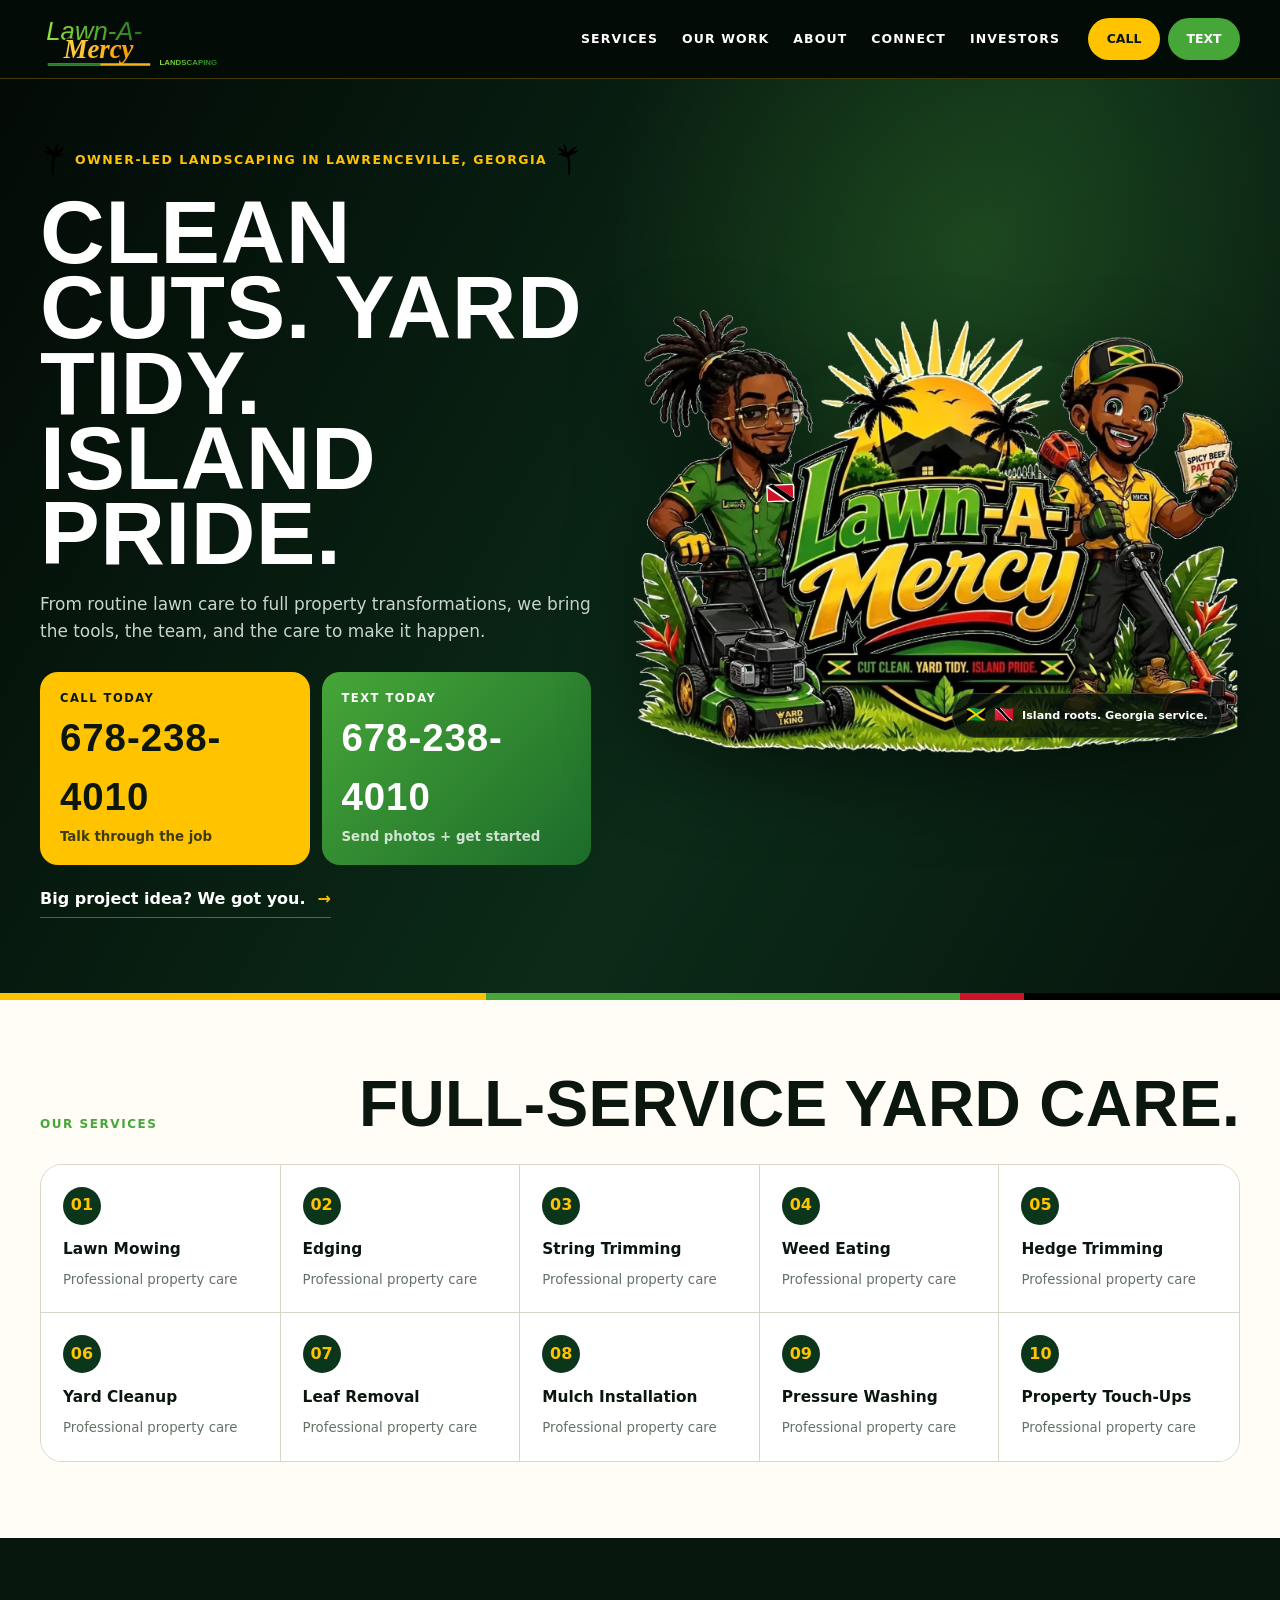
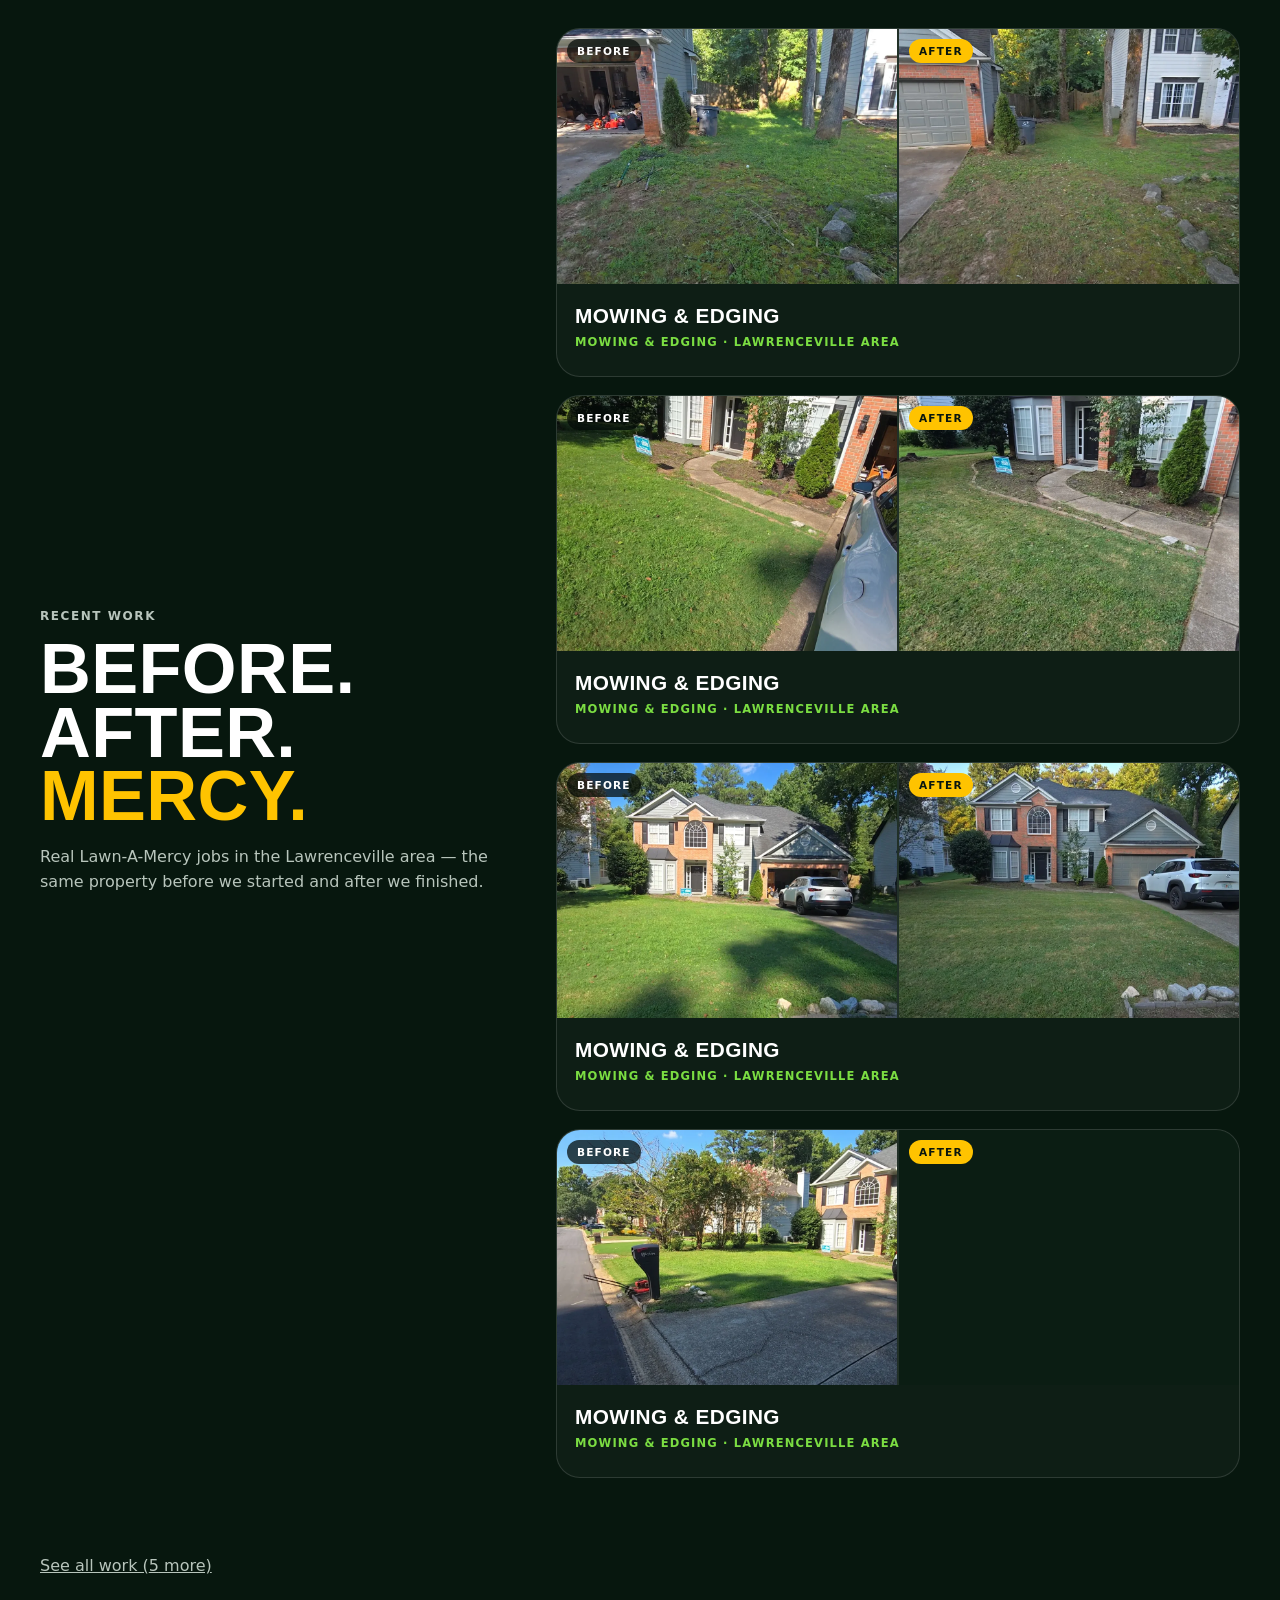
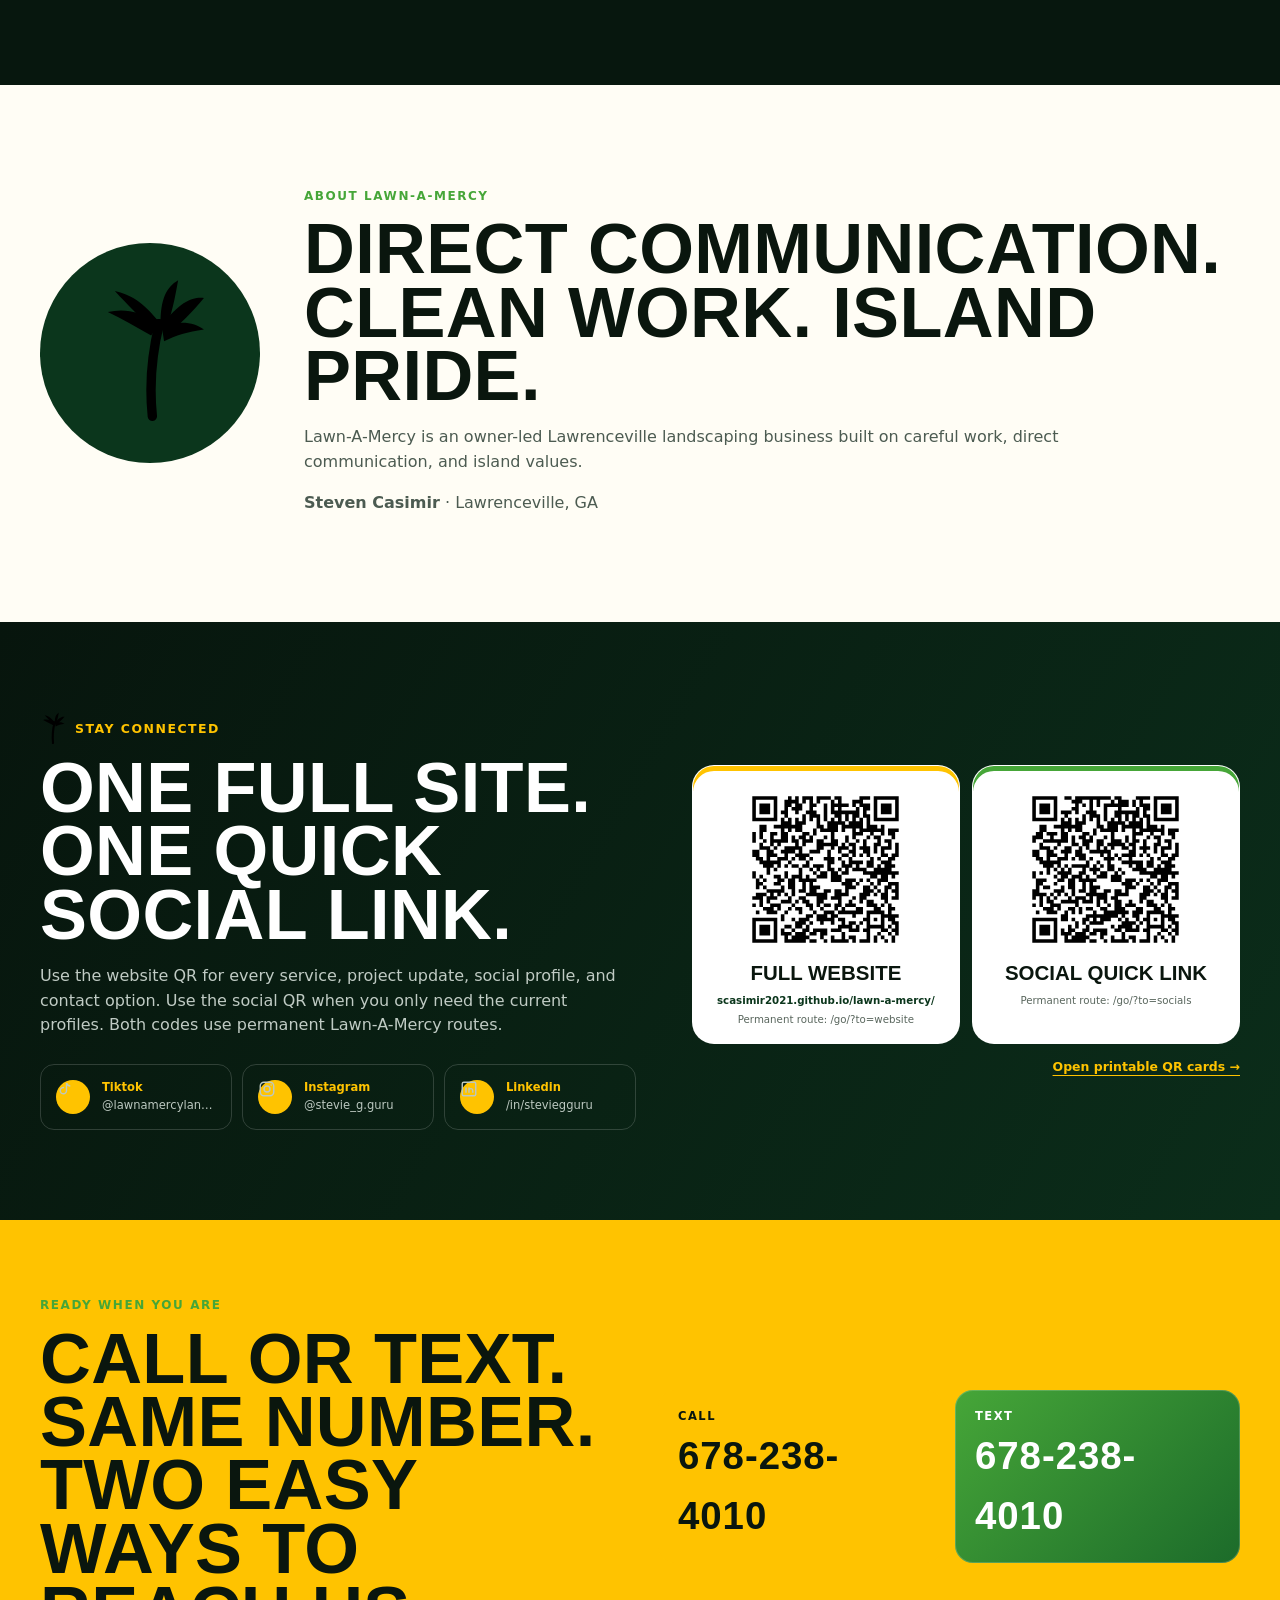
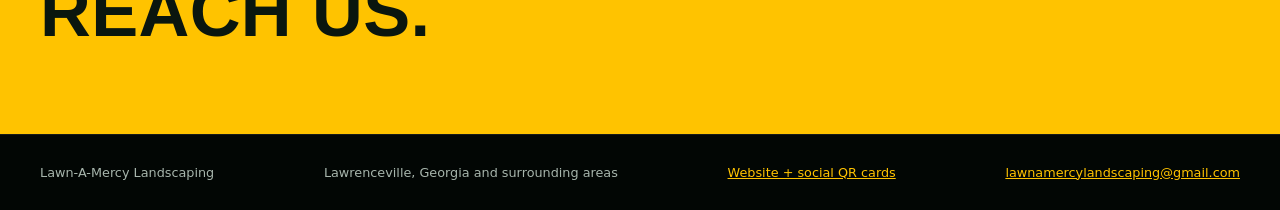
<file: index.html>
<!doctype html>
<html lang="en">
<head>
  <meta charset="utf-8">
  <meta name="viewport" content="width=device-width,initial-scale=1">
  <meta name="description" content="Lawn-A-Mercy Landscaping — Lawrenceville, Georgia lawn care and property services.">
  <meta name="theme-color" content="#06110b">
  <meta property="og:title" content="Lawn-A-Mercy Landscaping">
  <meta property="og:description" content="Clean cuts. Yard tidy. Island pride.">
  <meta property="og:image" content="https://scasimir2021.github.io/lawn-a-mercy/assets/hero/crew-approved-source.jpg">
  <meta property="og:url" content="https://scasimir2021.github.io/lawn-a-mercy/">
  <link rel="canonical" href="https://scasimir2021.github.io/lawn-a-mercy/">
  <title>Lawn-A-Mercy Landscaping | Lawrenceville, GA</title>
  <link rel="icon" href="assets/brand/logo.svg" type="image/svg+xml">
  <link rel="stylesheet" href="assets/css/site.css">
  <link rel="stylesheet" href="assets/css/qr.css">
</head>
<body>
  <header class="topbar">
    <div class="shell nav-row">
      <a class="brand" href="#home"><img src="assets/brand/logo.svg" alt="Lawn-A-Mercy Landscaping"></a>
      <nav><a href="#services">Services</a><a href="work/">Our Work</a><a href="#about">About</a><a href="#connect">Connect</a><a href="investors/">Investors</a></nav>
      <div class="header-actions">
        <a class="mini-cta call" data-route="call" href="tel:+16782384010">Call</a>
        <a class="mini-cta text" data-route="text" href="sms:+16782384010">Text</a>
      </div>
    </div>
  </header>

  <main id="home">
    <section class="hero">
      <div class="shell hero-grid">
        <div class="hero-copy">
          <div class="island-kicker"><img src="assets/brand/palm.svg" alt=""><span data-bind="brand.eyebrow">Owner-led landscaping in Lawrenceville, Georgia</span><img class="flip" src="assets/brand/palm.svg" alt=""></div>
          <h1 data-bind="brand.headline">Clean cuts. Yard tidy. Island pride.</h1>
          <p class="lede" data-bind="brand.description">From routine lawn care to full property transformations, we bring the tools, the team, and the care to make it happen.</p>
          <div class="contact-duo" aria-label="Call or text Lawn-A-Mercy">
            <a class="contact-tile contact-call" data-route="call" href="tel:+16782384010"><span class="tile-label">Call today</span><strong data-bind="contact.phone">678-238-4010</strong><small>Talk through the job</small></a>
            <a class="contact-tile contact-text" data-route="text" href="sms:+16782384010"><span class="tile-label">Text today</span><strong data-bind="contact.phone">678-238-4010</strong><small>Send photos + get started</small></a>
          </div>
          <a class="project-link" data-route="text" href="sms:+16782384010"><span data-bind="brand.subheadline">Big project idea? We got you.</span> <b>→</b></a>
        </div>
        <div class="hero-visual">
          <div class="art-halo"></div>
          <img src="assets/hero/crew-approved.svg" alt="Lawn-A-Mercy crew artwork with Steven at left and Nick at right">
          <div class="flag-note"><span>🇯🇲</span><span>🇹🇹</span><b>Island roots. Georgia service.</b></div>
        </div>
      </div>
    </section>

    <section class="service-strip" id="services"><div class="shell"><div class="section-title"><span>Our services</span><h2>Full-service yard care.</h2></div><div class="service-grid" id="serviceGrid"></div></div></section>

    <section class="work-section" id="work"><div class="shell work-grid"><div><p class="eyebrow">Recent work</p><h2>Before. After. <em>Mercy.</em></h2><p data-bind="portfolio.description">Real Lawn-A-Mercy jobs in the Lawrenceville area — the same property before we started and after we finished.</p></div><div class="work-gallery" id="workGallery" data-limit="4"></div><p class="work-more" id="workMore" hidden><a href="work/">See all work (<span data-more-count>0</span> more)</a></p></div></section>

    <section class="about-section" id="about"><div class="shell about-grid"><div class="about-mark"><img src="assets/brand/palm.svg" alt=""></div><div><p class="eyebrow dark">About Lawn-A-Mercy</p><h2>Direct communication. Clean work. Island pride.</h2><p data-bind="brand.about"></p><p><strong data-bind="contact.owner">Steven Casimir</strong> · <span data-bind="contact.city">Lawrenceville, GA</span></p></div></div></section>

    <section class="connect-section" id="connect"><div class="shell connect-grid"><div class="connect-copy"><div class="island-kicker"><img src="assets/brand/palm.svg" alt=""><span>Stay connected</span></div><h2>One full site. One quick social link.</h2><p>Use the website QR for every service, project update, social profile, and contact option. Use the social QR when you only need the current profiles. Both codes use permanent Lawn-A-Mercy routes.</p><div class="social-links" id="socialLinks"></div></div><div class="qr-area"><div class="qr-deck"><a class="qr-card qr-card-site" data-route="website" href="https://scasimir2021.github.io/lawn-a-mercy/"><img src="assets/qr/website.svg" alt="QR code to the complete Lawn-A-Mercy website"><strong>Full website</strong><small class="qr-full-link">scasimir2021.github.io/lawn-a-mercy/</small><small>Permanent route: /go/?to=website</small></a><a class="qr-card qr-card-social" data-route="socials" href="https://scasimir2021.github.io/lawn-a-mercy/go/?to=socials"><img src="assets/qr/socials.svg" alt="QR code to the current Lawn-A-Mercy social hub"><strong>Social quick link</strong><small>Permanent route: /go/?to=socials</small></a></div><a class="qr-page-link" href="qr/">Open printable QR cards →</a></div></div></section>

    <section class="final-contact"><div class="shell"><div><span class="eyebrow dark">Ready when you are</span><h2>Call or text. Same number. Two easy ways to reach us.</h2></div><div class="contact-duo compact"><a class="contact-tile contact-call" data-route="call" href="tel:+16782384010"><span class="tile-label">Call</span><strong data-bind="contact.phone">678-238-4010</strong></a><a class="contact-tile contact-text" data-route="text" href="sms:+16782384010"><span class="tile-label">Text</span><strong data-bind="contact.phone">678-238-4010</strong></a></div></div></section>
  </main>

  <footer><div class="shell"><span data-bind="brand.name">Lawn-A-Mercy Landscaping</span><span data-bind="contact.service_area">Lawrenceville and surrounding areas</span><a href="qr/">Website + social QR cards</a><a data-route="email" href="mailto:lawnamercylandscaping@gmail.com" data-bind="contact.email">lawnamercylandscaping@gmail.com</a></div></footer>
  <script src="assets/js/site.js" defer></script>
  <script src="assets/js/social-icons.js" defer></script>
</body>
</html>
</file>
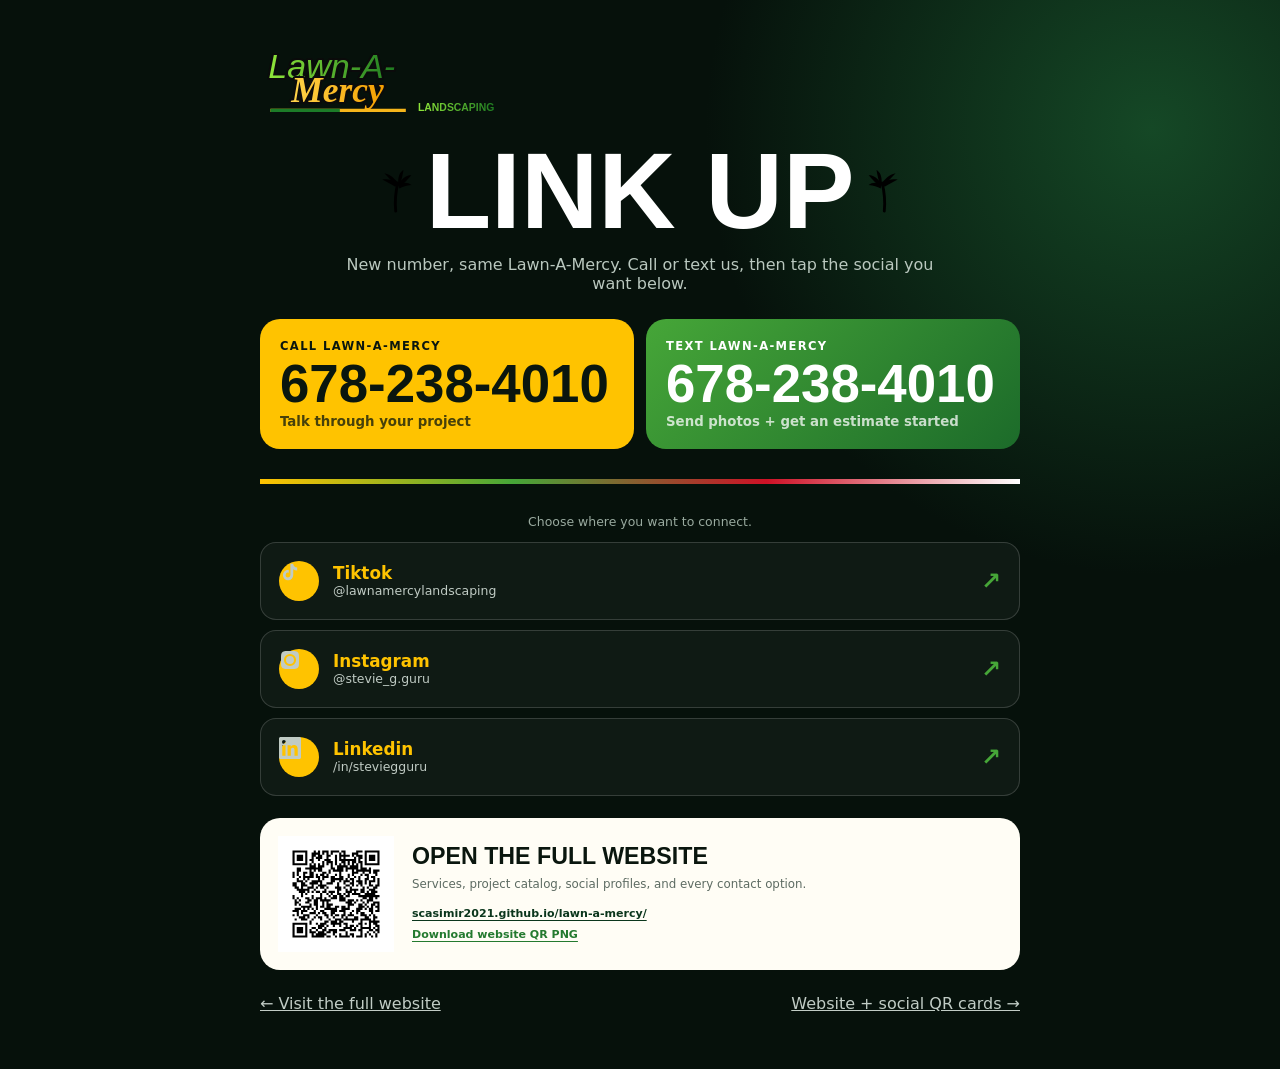
<file: go/index.html>
<!doctype html>
<html lang="en">
<head>
  <meta charset="utf-8">
  <meta name="viewport" content="width=device-width,initial-scale=1">
  <meta name="theme-color" content="#06110b">
  <title>Connect with Lawn-A-Mercy</title>
  <style>
    :root{--deep:#06110b;--green:#0b361c;--leaf:#46a638;--gold:#ffc300;--paper:#fffdf5;--ink:#0a160e}*{box-sizing:border-box}body{margin:0;min-height:100vh;background:radial-gradient(circle at 90% 12%,#154826,transparent 30%),var(--deep);color:#fff;font-family:Inter,ui-sans-serif,system-ui,-apple-system,"Segoe UI",sans-serif}.page{width:min(760px,calc(100% - 28px));margin:auto;padding:36px 0 56px}.logo{display:block;width:250px;height:82px;object-fit:contain;object-position:left}.heading{display:flex;align-items:center;justify-content:center;gap:14px;margin:28px 0 6px}.heading img{width:34px;height:46px;color:var(--gold)}.heading img:last-child{transform:scaleX(-1)}h1{margin:0;font-family:Impact,"Arial Narrow",sans-serif;font-size:clamp(3.6rem,11vw,6.7rem);line-height:.85;text-align:center;text-transform:uppercase}.sub{text-align:center;color:#bac8bf;margin:18px auto 26px;max-width:600px}.contact-row{display:grid;grid-template-columns:1fr 1fr;gap:12px;margin-bottom:16px}.contact{min-height:120px;display:flex;flex-direction:column;justify-content:center;padding:20px;border-radius:20px;text-decoration:none}.contact.call{background:var(--gold);color:var(--ink)}.contact.text{background:linear-gradient(135deg,var(--leaf),#1c6b2a);color:#fff}.contact span{font-size:.72rem;font-weight:900;letter-spacing:.12em;text-transform:uppercase}.contact strong{font-family:Impact,"Arial Narrow",sans-serif;font-size:clamp(2rem,7vw,3.3rem)}.contact small{font-weight:700;opacity:.75}.socials{display:grid;gap:10px}.social{display:grid;grid-template-columns:42px 1fr auto;gap:12px;align-items:center;min-height:78px;padding:13px 18px;border:1px solid rgba(255,255,255,.16);border-radius:16px;background:rgba(255,255,255,.04);text-decoration:none}.social-icon{width:40px;height:40px;display:grid;place-items:center;border-radius:50%;background:var(--gold);color:var(--green)}.social-icon svg{width:22px;height:22px;fill:currentColor;stroke:none;display:block}.social strong,.social span{display:block}.social strong{color:var(--gold);font-size:1.05rem}.social span{font-size:.78rem;color:#c0cbc4}.social b{font-size:1.5rem;color:var(--leaf)}.website-qr{display:grid;grid-template-columns:116px 1fr;gap:18px;align-items:center;margin-top:22px;padding:18px;border-radius:20px;background:var(--paper);color:var(--ink)}.website-qr img{display:block;width:116px;padding:6px;background:#fff}.website-qr strong{display:block;font-family:Impact,"Arial Narrow",sans-serif;font-size:1.45rem;line-height:1;text-transform:uppercase}.website-qr p{margin:8px 0;color:#5d6b62;font-size:.74rem;line-height:1.5}.website-qr a{color:var(--green);font-size:.69rem;font-weight:900;overflow-wrap:anywhere;text-underline-offset:3px}.website-qr .download{display:inline-block;margin-top:7px;color:#247a2f}.hub-tools{display:flex;justify-content:space-between;gap:16px;flex-wrap:wrap;margin-top:24px}.home,.cards-link{color:#c1ccc5}.status{text-align:center;color:#99aa9f;font-size:.78rem}.island-line{height:5px;margin:30px 0;background:linear-gradient(90deg,var(--gold),var(--leaf),#ce1126,#fff)}@media(max-width:560px){.contact-row{grid-template-columns:1fr}.page{padding-top:22px}.logo{margin:auto}.contact strong{font-size:2.35rem}.website-qr{grid-template-columns:92px 1fr;gap:13px;padding:14px}.website-qr img{width:92px}.hub-tools{display:grid}}
  </style>
</head>
<body>
  <main class="page">
    <img class="logo" src="../assets/brand/logo.svg" alt="Lawn-A-Mercy Landscaping">
    <div class="heading"><img src="../assets/brand/palm.svg" alt=""><h1>Link Up</h1><img src="../assets/brand/palm.svg" alt=""></div>
    <p class="sub">New number, same Lawn-A-Mercy. Call or text us, then tap the social you want below.</p>
    <div class="contact-row">
      <a class="contact call" id="call" href="tel:+16782384010"><span>Call Lawn-A-Mercy</span><strong id="callPhone">678-238-4010</strong><small>Talk through your project</small></a>
      <a class="contact text" id="text" href="sms:+16782384010"><span>Text Lawn-A-Mercy</span><strong id="textPhone">678-238-4010</strong><small>Send photos + get an estimate started</small></a>
    </div>
    <div class="island-line"></div>
    <p class="status" id="status">Loading current profiles…</p>
    <div class="socials" id="socials"></div>

    <aside class="website-qr">
      <a href="?to=website" aria-label="Open the complete Lawn-A-Mercy website"><img src="../assets/qr/website.svg" alt="QR code opening the complete Lawn-A-Mercy website"></a>
      <div>
        <strong>Open the full website</strong>
        <p>Services, project catalog, social profiles, and every contact option.</p>
        <a href="../">scasimir2021.github.io/lawn-a-mercy/</a><br>
        <a class="download" href="../assets/qr/website.png" download>Download website QR PNG</a>
      </div>
    </aside>
    <div class="hub-tools"><a class="home" href="../">← Visit the full website</a><a class="cards-link" href="../qr/">Website + social QR cards →</a></div>
  </main>
  <script>
    const ICONS={instagram:'<svg viewBox="0 0 24 24" aria-hidden="true"><path fill="currentColor" stroke="none" d="M12 2.2c3.2 0 3.58.01 4.85.07 1.17.05 1.8.25 2.22.41.56.22.96.48 1.38.9.42.42.68.82.9 1.38.16.42.36 1.05.41 2.22.06 1.27.07 1.65.07 4.85s-.01 3.58-.07 4.85c-.05 1.17-.25 1.8-.41 2.22-.22.56-.48.96-.9 1.38-.42.42-.82.68-1.38.9-.42.16-1.05.36-2.22.41-1.27.06-1.65.07-4.85.07s-3.58-.01-4.85-.07c-1.17-.05-1.8-.25-2.22-.41-.56-.22-.96-.48-1.38-.9-.42-.42-.68-.82-.9-1.38-.16-.42-.36-1.05-.41-2.22C2.21 15.58 2.2 15.2 2.2 12s.01-3.58.07-4.85c.05-1.17.25-1.8.41-2.22.22-.56.48-.96.9-1.38.42-.42.82-.68 1.38-.9.42-.16 1.05-.36 2.22-.41C8.42 2.21 8.8 2.2 12 2.2zm0 3.14A6.66 6.66 0 1 0 12 18.66 6.66 6.66 0 0 0 12 5.34zm0 10.985A4.325 4.325 0 1 1 12 7.675a4.325 4.325 0 0 1 0 8.65zm6.88-11.25a1.555 1.555 0 1 1-3.11 0 1.555 1.555 0 0 1 3.11 0z"/></svg>',tiktok:'<svg viewBox="0 0 24 24" aria-hidden="true"><path fill="currentColor" stroke="none" d="M16.6 5.82A4.28 4.28 0 0 1 15.54 3h-3.09v12.4a2.59 2.59 0 0 1-2.59 2.5 2.59 2.59 0 1 1 .77-5.06V9.7a5.68 5.68 0 0 0-.77-.05A5.66 5.66 0 1 0 15.54 15.3V8.9a7.35 7.35 0 0 0 4.3 1.38V7.2a4.29 4.29 0 0 1-3.24-1.38z"/></svg>',linkedin:'<svg viewBox="0 0 24 24" aria-hidden="true"><path fill="currentColor" stroke="none" d="M20.45 20.45h-3.56v-5.57c0-1.33-.02-3.04-1.85-3.04-1.85 0-2.14 1.45-2.14 2.94v5.67H9.35V9h3.41v1.56h.05a3.74 3.74 0 0 1 3.37-1.85c3.6 0 4.27 2.37 4.27 5.46v6.28zM5.34 7.43a2.06 2.06 0 1 1 0-4.13 2.06 2.06 0 0 1 0 4.13zM7.12 20.45H3.56V9h3.56v11.45zM22.22 0H1.77C.79 0 0 .77 0 1.72v20.56C0 23.23.79 24 1.77 24h20.45c.98 0 1.78-.77 1.78-1.72V1.72C24 .77 23.2 0 22.22 0z"/></svg>'};
    function safe(value,protocols){try{const url=new URL(value,document.baseURI);return protocols.includes(url.protocol)?url.href:''}catch{return''}}
    function trustedWebsite(value,base){try{const expected=new URL(`${String(base).replace(/\/+$/,'')}/`);const candidate=new URL(value);return candidate.href===expected.href&&candidate.protocol==='https:'?candidate.href:''}catch{return''}}
    async function load(url){const mark=url.includes('?')?'&':'?';const response=await fetch(`${url}${mark}v=${Date.now()}`,{cache:'no-store'});if(!response.ok)throw Error(response.status);return response.json()}
    function merge(base,update){if(!update||typeof update!=='object'||Array.isArray(update))return base;const output={...base};for(const[key,value]of Object.entries(update))output[key]=value&&typeof value==='object'&&!Array.isArray(value)&&base?.[key]&&typeof base[key]==='object'?merge(base[key],value):value;return output}
    function socialLink(name,value,handle){const url=safe(value,['https:']);if(!url)return null;const link=document.createElement('a');link.className='social';link.href=url;link.target='_blank';link.rel='noopener noreferrer';const icon=document.createElement('span');icon.className='social-icon';icon.setAttribute('aria-hidden','true');icon.innerHTML=ICONS[name]||'';const copy=document.createElement('span');const strong=document.createElement('strong');strong.textContent=name[0].toUpperCase()+name.slice(1);const small=document.createElement('span');small.textContent=handle||'Follow Lawn-A-Mercy';copy.append(strong,small);const arrow=document.createElement('b');arrow.textContent='↗';link.append(icon,copy,arrow);return link}
    (async()=>{try{const local=await load('../data/site.json');let current=local;if(local.runtime?.remote_config_url){try{current=merge(local,await load(local.runtime.remote_config_url))}catch{}}const to=new URLSearchParams(location.search).get('to')||'socials';if(to!=='socials'){let destination='';if(to==='website')destination=trustedWebsite(local.routes?.website,local.base_url);else if(to==='call')destination=safe(local.routes?.call,['tel:']);else if(['text','quote'].includes(to))destination=safe(local.routes?.[to],['sms:']);else if(to==='email')destination=safe(local.routes?.email,['mailto:']);else destination=safe(current.social?.[to],['https:']);if(destination){location.replace(destination);return}}const call=safe(local.routes?.call,['tel:'])||'tel:+16782384010';const text=safe(local.routes?.text,['sms:'])||'sms:+16782384010';document.getElementById('call').href=call;document.getElementById('text').href=text;document.getElementById('callPhone').textContent=current.contact?.phone||'678-238-4010';document.getElementById('textPhone').textContent=current.contact?.phone||'678-238-4010';const box=document.getElementById('socials');for(const[name,value]of Object.entries(current.social||{})){const link=socialLink(name,value,current.social_handles?.[name]);if(link)box.append(link)}document.getElementById('status').textContent='Choose where you want to connect.'}catch{document.getElementById('status').textContent='Could not load profiles. Call or text 678-238-4010.'}})();
  </script>
</body>
</html>
</file>
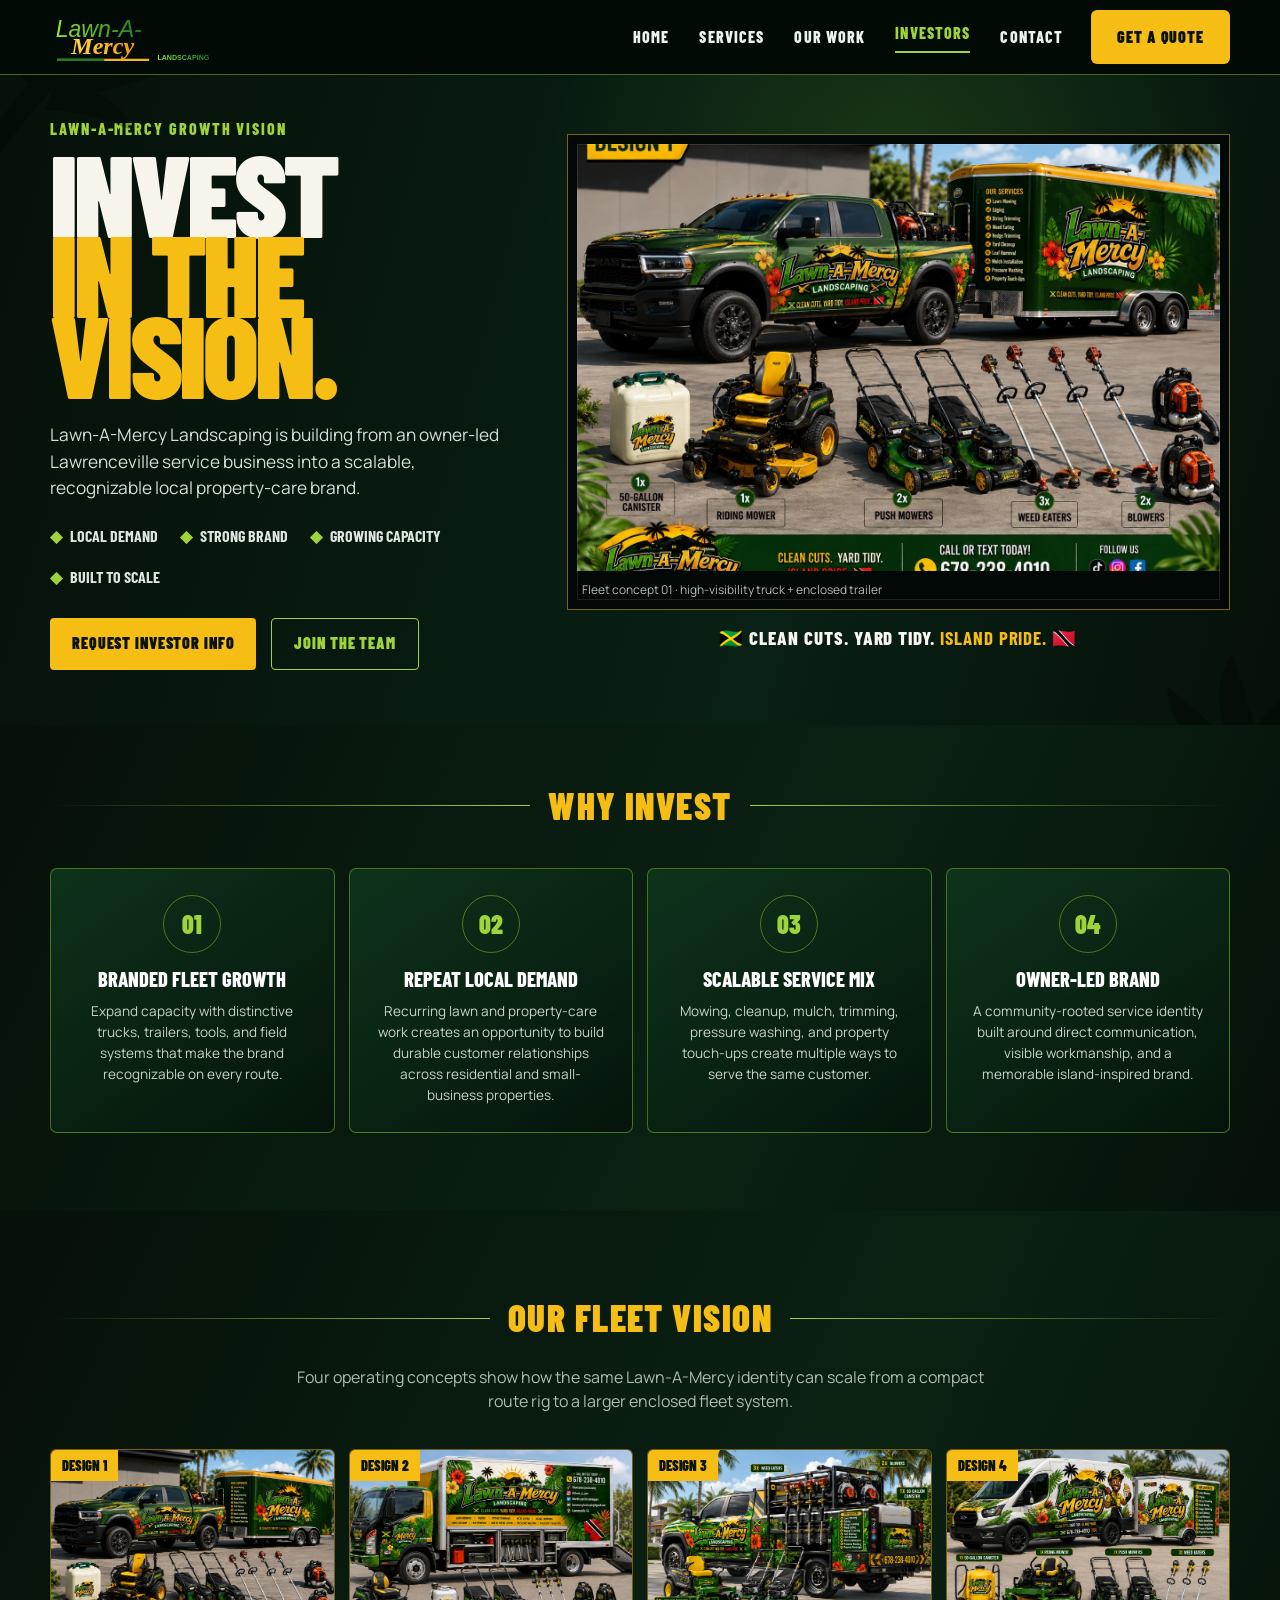
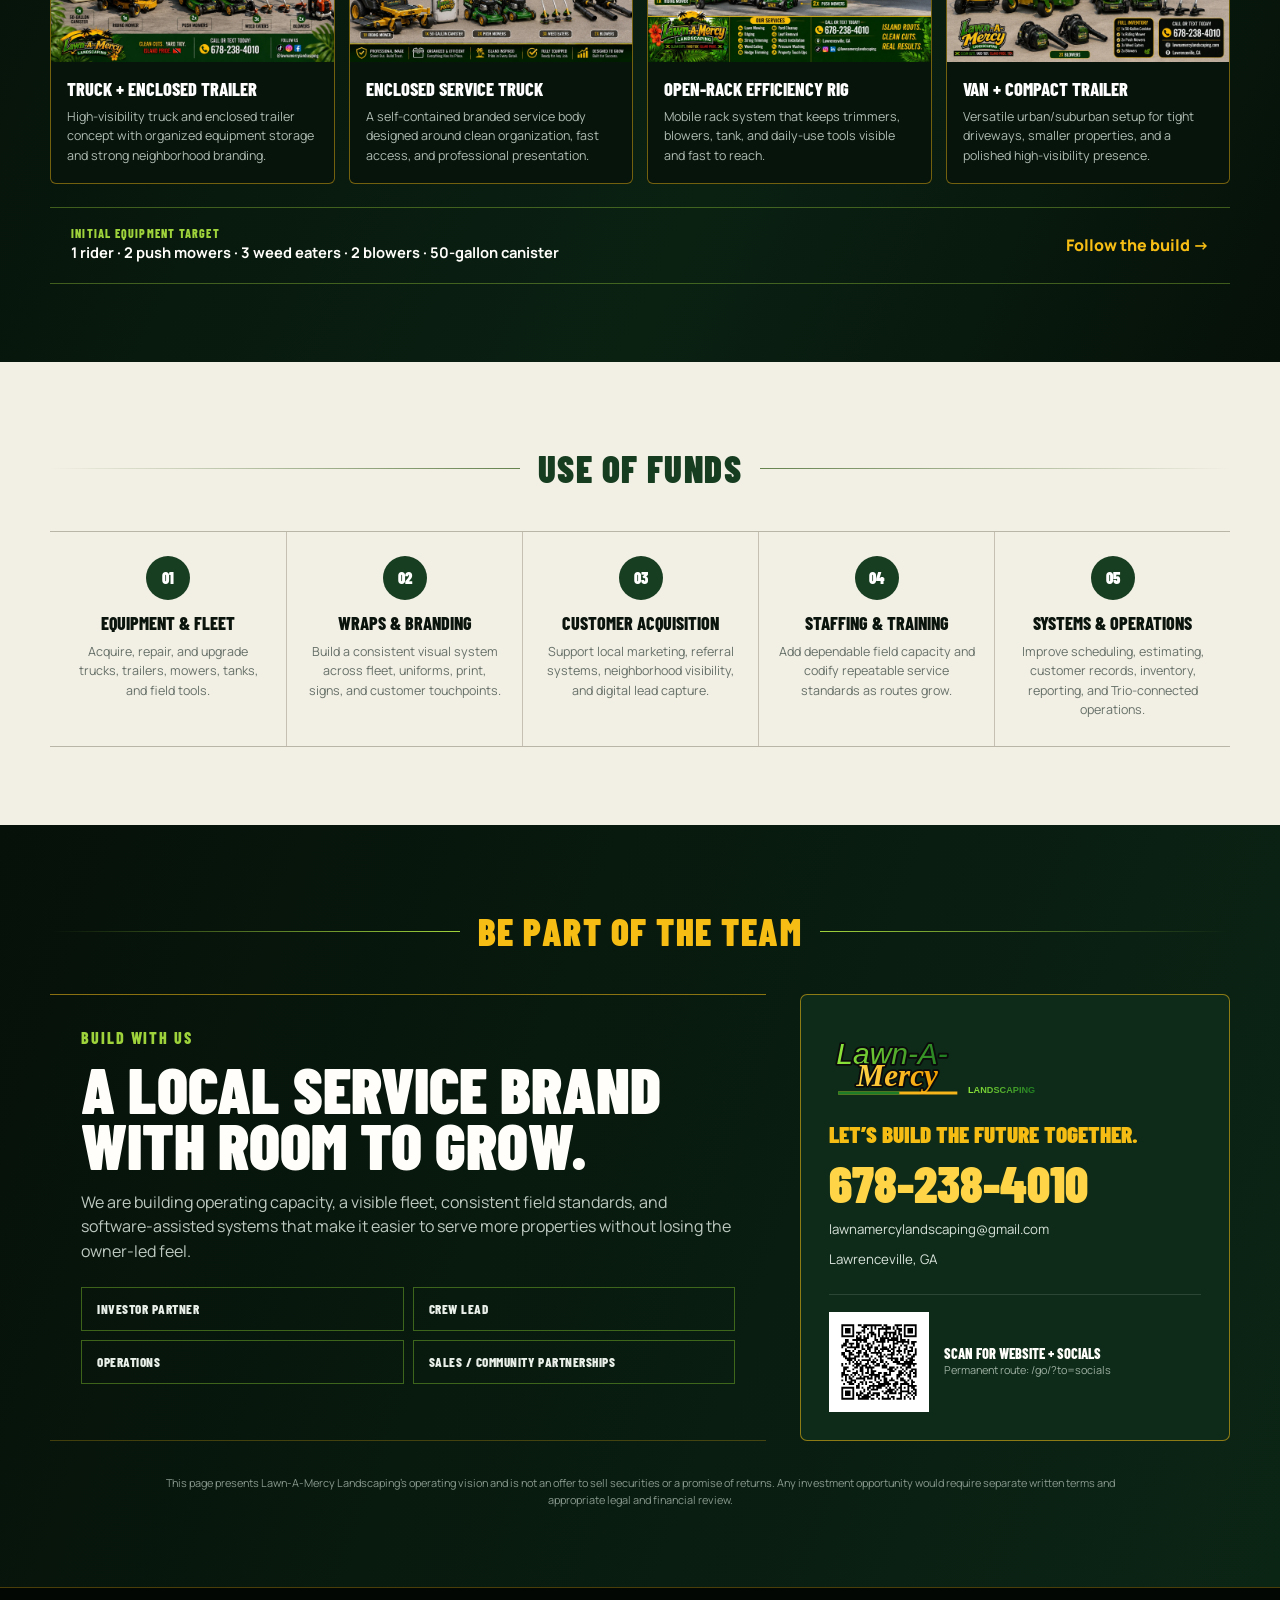
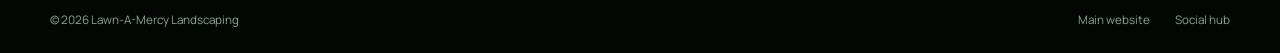
<file: investors/index.html>
<!doctype html>
<html lang="en">
<head>
  <meta charset="utf-8">
  <meta name="viewport" content="width=device-width, initial-scale=1">
  <meta name="description" content="Lawn-A-Mercy Landscaping growth vision, fleet concepts, equipment plan, and team opportunities in Lawrenceville, Georgia.">
  <meta name="theme-color" content="#07140b">
  <meta property="og:title" content="Invest in the Vision | Lawn-A-Mercy Landscaping">
  <meta property="og:description" content="See the Lawn-A-Mercy growth vision, fleet concepts, equipment plan, and ways to join the team.">
  <meta property="og:image" content="https://scasimir2021.github.io/lawn-a-mercy/assets/investors/fleet-design-1.png">
  <title>Invest in the Vision | Lawn-A-Mercy Landscaping</title>
  <link rel="icon" href="../assets/brand/logo.svg" type="image/svg+xml">
  <link rel="preconnect" href="https://fonts.googleapis.com">
  <link rel="preconnect" href="https://fonts.gstatic.com" crossorigin>
  <link href="https://fonts.googleapis.com/css2?family=Barlow+Condensed:wght@600;700;800;900&family=Manrope:wght@400;500;600;700;800&display=swap" rel="stylesheet">
  <link rel="stylesheet" href="../assets/css/investors.css">
</head>
<body>
  <a class="skip" href="#main">Skip to content</a>
  <header class="topbar">
    <div class="shell topbar-inner">
      <a class="logo" href="../" aria-label="Lawn-A-Mercy home"><img src="../assets/brand/logo.svg" alt="Lawn-A-Mercy Landscaping"></a>
      <button class="menu" id="menu" aria-expanded="false" aria-controls="nav"><span></span><span></span><span></span><b class="sr-only">Menu</b></button>
      <nav id="nav" class="nav" aria-label="Primary">
        <a href="../">Home</a>
        <a href="../#services">Services</a>
        <a href="../#work">Our work</a>
        <a class="active" href="./">Investors</a>
        <a href="../#contact">Contact</a>
      </nav>
      <a class="quote" href="sms:+16782384010">Get a quote</a>
    </div>
  </header>

  <main id="main">
    <section class="hero section-dark">
      <img class="leaf leaf-a" src="../assets/brand/palm.svg" alt="" aria-hidden="true">
      <img class="leaf leaf-b" src="../assets/brand/palm.svg" alt="" aria-hidden="true">
      <div class="shell hero-grid">
        <div class="hero-copy">
          <p class="kicker" data-invest="hero.eyebrow">Lawn-A-Mercy growth vision</p>
          <h1><span>Invest</span><br><em>in the vision.</em></h1>
          <p class="lede" data-invest="hero.description">Lawn-A-Mercy Landscaping is building from an owner-led Lawrenceville service business into a scalable, recognizable local property-care brand.</p>
          <ul class="hero-points" aria-label="Growth principles">
            <li>Local demand</li><li>Strong brand</li><li>Growing capacity</li><li>Built to scale</li>
          </ul>
          <div class="hero-actions">
            <a class="btn btn-gold" href="mailto:lawnamercylandscaping@gmail.com?subject=Lawn-A-Mercy%20Investor%20Information">Request investor info</a>
            <a class="btn btn-outline" href="#team">Join the team</a>
          </div>
        </div>
        <div class="hero-media">
          <figure><img src="../assets/investors/fleet-design-1.webp" alt="Lawn-A-Mercy branded truck and enclosed trailer fleet concept"><figcaption>Fleet concept 01 · high-visibility truck + enclosed trailer</figcaption></figure>
          <div class="brand-stripe"><span>🇯🇲</span> Clean cuts. Yard tidy. <strong>Island pride.</strong> <span>🇹🇹</span></div>
        </div>
      </div>
    </section>

    <section class="section section-dark compact" id="why">
      <div class="shell">
        <div class="section-title"><span></span><h2>Why invest</h2><span></span></div>
        <div class="why-grid" id="whyGrid"></div>
      </div>
    </section>

    <section class="section section-dark fleet" id="fleet">
      <div class="shell">
        <div class="section-title"><span></span><h2>Our fleet vision</h2><span></span></div>
        <p class="section-copy">Four operating concepts show how the same Lawn-A-Mercy identity can scale from a compact route rig to a larger enclosed fleet system.</p>
        <div class="fleet-grid" id="fleetGrid"></div>
        <div class="inventory-band">
          <div><span class="label">Initial equipment target</span><strong>1 rider · 2 push mowers · 3 weed eaters · 2 blowers · 50-gallon canister</strong></div>
          <a href="../go/?to=socials">Follow the build →</a>
        </div>
      </div>
    </section>

    <section class="section use-section" id="funds">
      <div class="shell">
        <div class="section-title dark-title"><span></span><h2>Use of funds</h2><span></span></div>
        <div class="fund-grid" id="fundGrid"></div>
      </div>
    </section>

    <section class="section team-section" id="team">
      <div class="shell">
        <div class="section-title"><span></span><h2>Be part of the team</h2><span></span></div>
        <div class="team-grid">
          <article class="team-copy">
            <p class="kicker">Build with us</p>
            <h3>A local service brand with room to grow.</h3>
            <p>We are building operating capacity, a visible fleet, consistent field standards, and software-assisted systems that make it easier to serve more properties without losing the owner-led feel.</p>
            <div class="role-list" id="roleList"></div>
          </article>
          <aside class="contact-card">
            <img src="../assets/brand/logo.svg" alt="Lawn-A-Mercy Landscaping">
            <p>Let’s build the future together.</p>
            <a class="big-phone" href="tel:+16782384010">678-238-4010</a>
            <a href="mailto:lawnamercylandscaping@gmail.com">lawnamercylandscaping@gmail.com</a>
            <span>Lawrenceville, GA</span>
            <div class="social-qr">
              <img src="../assets/qr/socials.svg" alt="QR code for Lawn-A-Mercy website and social hub">
              <div><strong>Scan for website + socials</strong><small>Permanent route: /go/?to=socials</small></div>
            </div>
          </aside>
        </div>
        <p class="disclaimer" id="disclaimer"></p>
      </div>
    </section>
  </main>

  <footer class="footer"><div class="shell"><span>© <span id="year"></span> Lawn-A-Mercy Landscaping</span><a href="../">Main website</a><a href="../go/?to=socials">Social hub</a></div></footer>
  <script src="../assets/js/investors.js" defer></script>
</body>
</html>
</file>
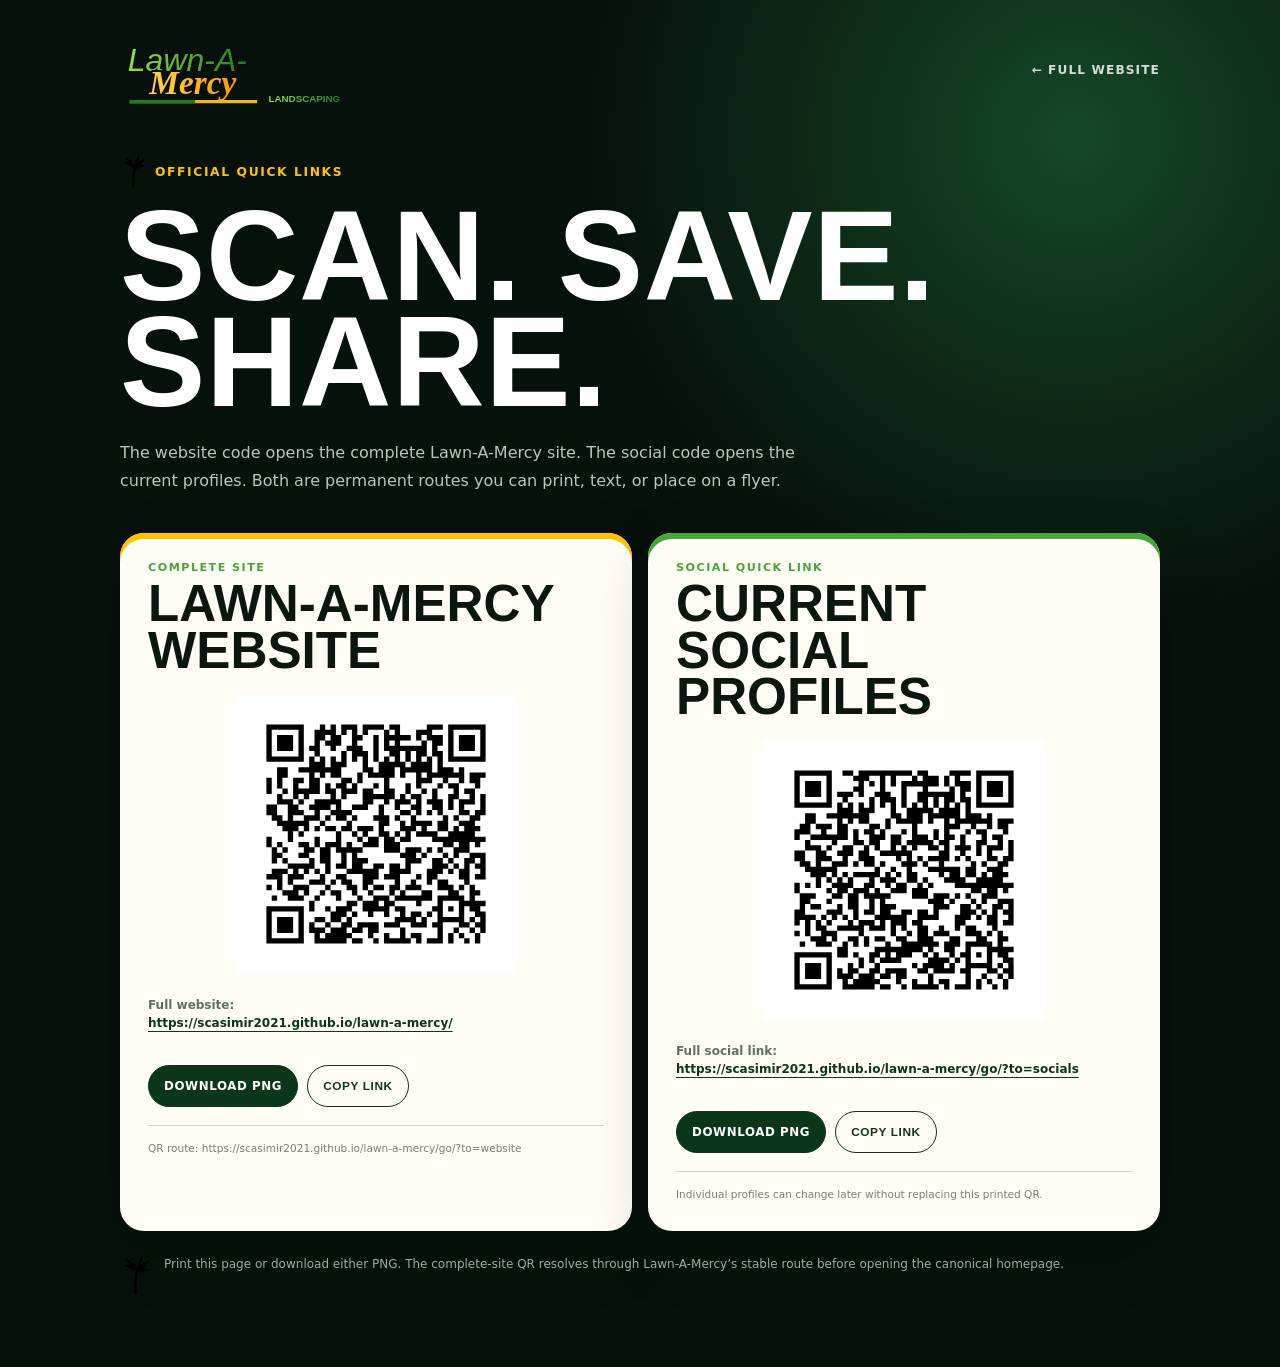
<file: qr/index.html>
<!doctype html>
<html lang="en">
<head>
  <meta charset="utf-8">
  <meta name="viewport" content="width=device-width,initial-scale=1">
  <meta name="theme-color" content="#06110b">
  <meta name="description" content="Official Lawn-A-Mercy website and social QR codes.">
  <link rel="canonical" href="https://scasimir2021.github.io/lawn-a-mercy/qr/">
  <link rel="icon" href="../assets/brand/logo.svg" type="image/svg+xml">
  <title>Share Lawn-A-Mercy | Official QR Codes</title>
  <style>
    :root{--deep:#06110b;--green:#0b361c;--leaf:#46a638;--gold:#ffc300;--paper:#fffdf5;--ink:#0a160e;--muted:#617067}*{box-sizing:border-box}body{margin:0;min-height:100vh;background:radial-gradient(circle at 84% 10%,#154826,transparent 30%),var(--deep);color:#fff;font-family:Inter,ui-sans-serif,system-ui,-apple-system,"Segoe UI",sans-serif}.shell{width:min(1040px,calc(100% - 36px));margin:auto;padding:34px 0 58px}.top{display:flex;align-items:center;justify-content:space-between;gap:24px;margin-bottom:48px}.logo{display:block;width:235px;height:72px;object-fit:contain;object-position:left}.home{color:#d2ddd5;font-size:.76rem;font-weight:900;letter-spacing:.09em;text-decoration:none;text-transform:uppercase}.home:hover{color:var(--gold)}.kicker{display:flex;align-items:center;gap:9px;margin:0 0 13px;color:var(--gold);font-size:.77rem;font-weight:900;letter-spacing:.13em;text-transform:uppercase}.kicker img{width:26px;height:36px}h1,h2{font-family:Impact,"Arial Narrow",sans-serif;text-transform:uppercase}h1{max-width:850px;margin:0;font-size:clamp(4rem,10vw,8rem);font-weight:900;letter-spacing:.005em;line-height:.83}.intro{max-width:680px;margin:24px 0 38px;color:#b9c7bd;line-height:1.75}.cards{display:grid;grid-template-columns:repeat(2,minmax(0,1fr));gap:16px}.card{position:relative;min-width:0;padding:28px;border-radius:24px;background:var(--paper);color:var(--ink);box-shadow:inset 0 6px 0 var(--gold),0 22px 60px rgba(0,0,0,.18)}.card-social{box-shadow:inset 0 6px 0 var(--leaf),0 22px 60px rgba(0,0,0,.18)}.label{display:block;color:var(--leaf);font-size:.7rem;font-weight:900;letter-spacing:.13em;text-transform:uppercase}.card h2{margin:7px 0 20px;font-size:clamp(2rem,5vw,3.2rem);line-height:.9}.qr{display:block;width:min(280px,100%);margin:0 auto 22px;padding:9px;background:#fff}.destination{min-height:50px;margin:0;color:var(--muted);font-size:.75rem;font-weight:700;line-height:1.55;overflow-wrap:anywhere}.destination a{color:var(--green);text-underline-offset:4px}.actions{display:flex;flex-wrap:wrap;gap:9px;margin-top:19px}.action{min-height:42px;display:inline-flex;align-items:center;justify-content:center;padding:0 15px;border:1px solid var(--green);border-radius:999px;background:transparent;color:var(--green);font-size:.74rem;font-weight:900;letter-spacing:.05em;text-decoration:none;text-transform:uppercase;cursor:pointer}.action-primary{background:var(--green);color:#fff}.action:hover{border-color:var(--leaf);background:var(--leaf);color:#fff}.route{margin:18px 0 0;padding-top:15px;border-top:1px solid #d8d5c9;color:#758178;font-size:.66rem;line-height:1.5;overflow-wrap:anywhere}.note{display:grid;grid-template-columns:auto 1fr;gap:14px;align-items:start;margin-top:24px;color:#a9b7ae;font-size:.75rem;line-height:1.65}.note img{width:30px;height:42px}.toast{position:fixed;right:20px;bottom:20px;padding:11px 15px;border-radius:999px;background:var(--gold);color:var(--ink);font-size:.76rem;font-weight:900;opacity:0;pointer-events:none;transform:translateY(12px);transition:.18s}.toast.show{opacity:1;transform:none}@media(max-width:720px){.shell{padding-top:20px}.top{margin-bottom:36px}.logo{width:185px}.cards{grid-template-columns:1fr}.card{padding:23px}h1{font-size:clamp(3.7rem,19vw,5.8rem)}}@media print{body{background:#fff;color:#111}.shell{width:100%;padding:0}.top,.intro,.note,.actions,.toast{display:none}h1{margin-bottom:20px;color:#111;font-size:40pt}.cards{gap:10mm}.card{break-inside:avoid;border:1px solid #aaa;box-shadow:inset 0 5px 0 var(--gold)}.card-social{box-shadow:inset 0 5px 0 var(--leaf)}.qr{width:68mm}.destination,.route{color:#222}}
  </style>
</head>
<body>
  <main class="shell">
    <header class="top">
      <a href="../" aria-label="Lawn-A-Mercy home"><img class="logo" src="../assets/brand/logo.svg" alt="Lawn-A-Mercy Landscaping"></a>
      <a class="home" href="../">← Full website</a>
    </header>
    <p class="kicker"><img src="../assets/brand/palm.svg" alt=""> Official quick links</p>
    <h1>Scan. Save. Share.</h1>
    <p class="intro">The website code opens the complete Lawn-A-Mercy site. The social code opens the current profiles. Both are permanent routes you can print, text, or place on a flyer.</p>

    <section class="cards" aria-label="Lawn-A-Mercy QR codes">
      <article class="card">
        <span class="label">Complete site</span>
        <h2>Lawn-A-Mercy website</h2>
        <a href="../"><img class="qr" src="../assets/qr/website.svg" alt="QR code opening the complete Lawn-A-Mercy website"></a>
        <p class="destination">Full website:<br><a href="../">https://scasimir2021.github.io/lawn-a-mercy/</a></p>
        <div class="actions">
          <a class="action action-primary" href="../assets/qr/website.png" download aria-label="Download full website QR as PNG">Download PNG</a>
          <button class="action copy-link" type="button" data-copy="https://scasimir2021.github.io/lawn-a-mercy/" aria-label="Copy full website link">Copy link</button>
        </div>
        <p class="route">QR route: https://scasimir2021.github.io/lawn-a-mercy/go/?to=website</p>
      </article>

      <article class="card card-social">
        <span class="label">Social quick link</span>
        <h2>Current social profiles</h2>
        <a href="../go/?to=socials"><img class="qr" src="../assets/qr/socials.svg" alt="QR code opening the current Lawn-A-Mercy social hub"></a>
        <p class="destination">Full social link:<br><a href="../go/?to=socials">https://scasimir2021.github.io/lawn-a-mercy/go/?to=socials</a></p>
        <div class="actions">
          <a class="action action-primary" href="../assets/qr/socials.png" download aria-label="Download social hub QR as PNG">Download PNG</a>
          <button class="action copy-link" type="button" data-copy="https://scasimir2021.github.io/lawn-a-mercy/go/?to=socials" aria-label="Copy social hub link">Copy link</button>
        </div>
        <p class="route">Individual profiles can change later without replacing this printed QR.</p>
      </article>
    </section>

    <p class="note"><img src="../assets/brand/palm.svg" alt="">Print this page or download either PNG. The complete-site QR resolves through Lawn-A-Mercy’s stable route before opening the canonical homepage.</p>
  </main>
  <div class="toast" id="toast" role="status" aria-live="polite" aria-atomic="true"></div>
  <script>
    const toast=document.getElementById('toast');
    function announce(message){toast.classList.remove('show');toast.textContent='';requestAnimationFrame(()=>{toast.textContent=message;toast.classList.add('show');setTimeout(()=>toast.classList.remove('show'),1600)})}
    document.querySelectorAll('.copy-link').forEach((button)=>button.addEventListener('click',async()=>{
      const value=button.dataset.copy;
      try{await navigator.clipboard.writeText(value);announce('Link copied')}catch{window.prompt('Copy this link',value)}
    }));
  </script>
</body>
</html>
</file>
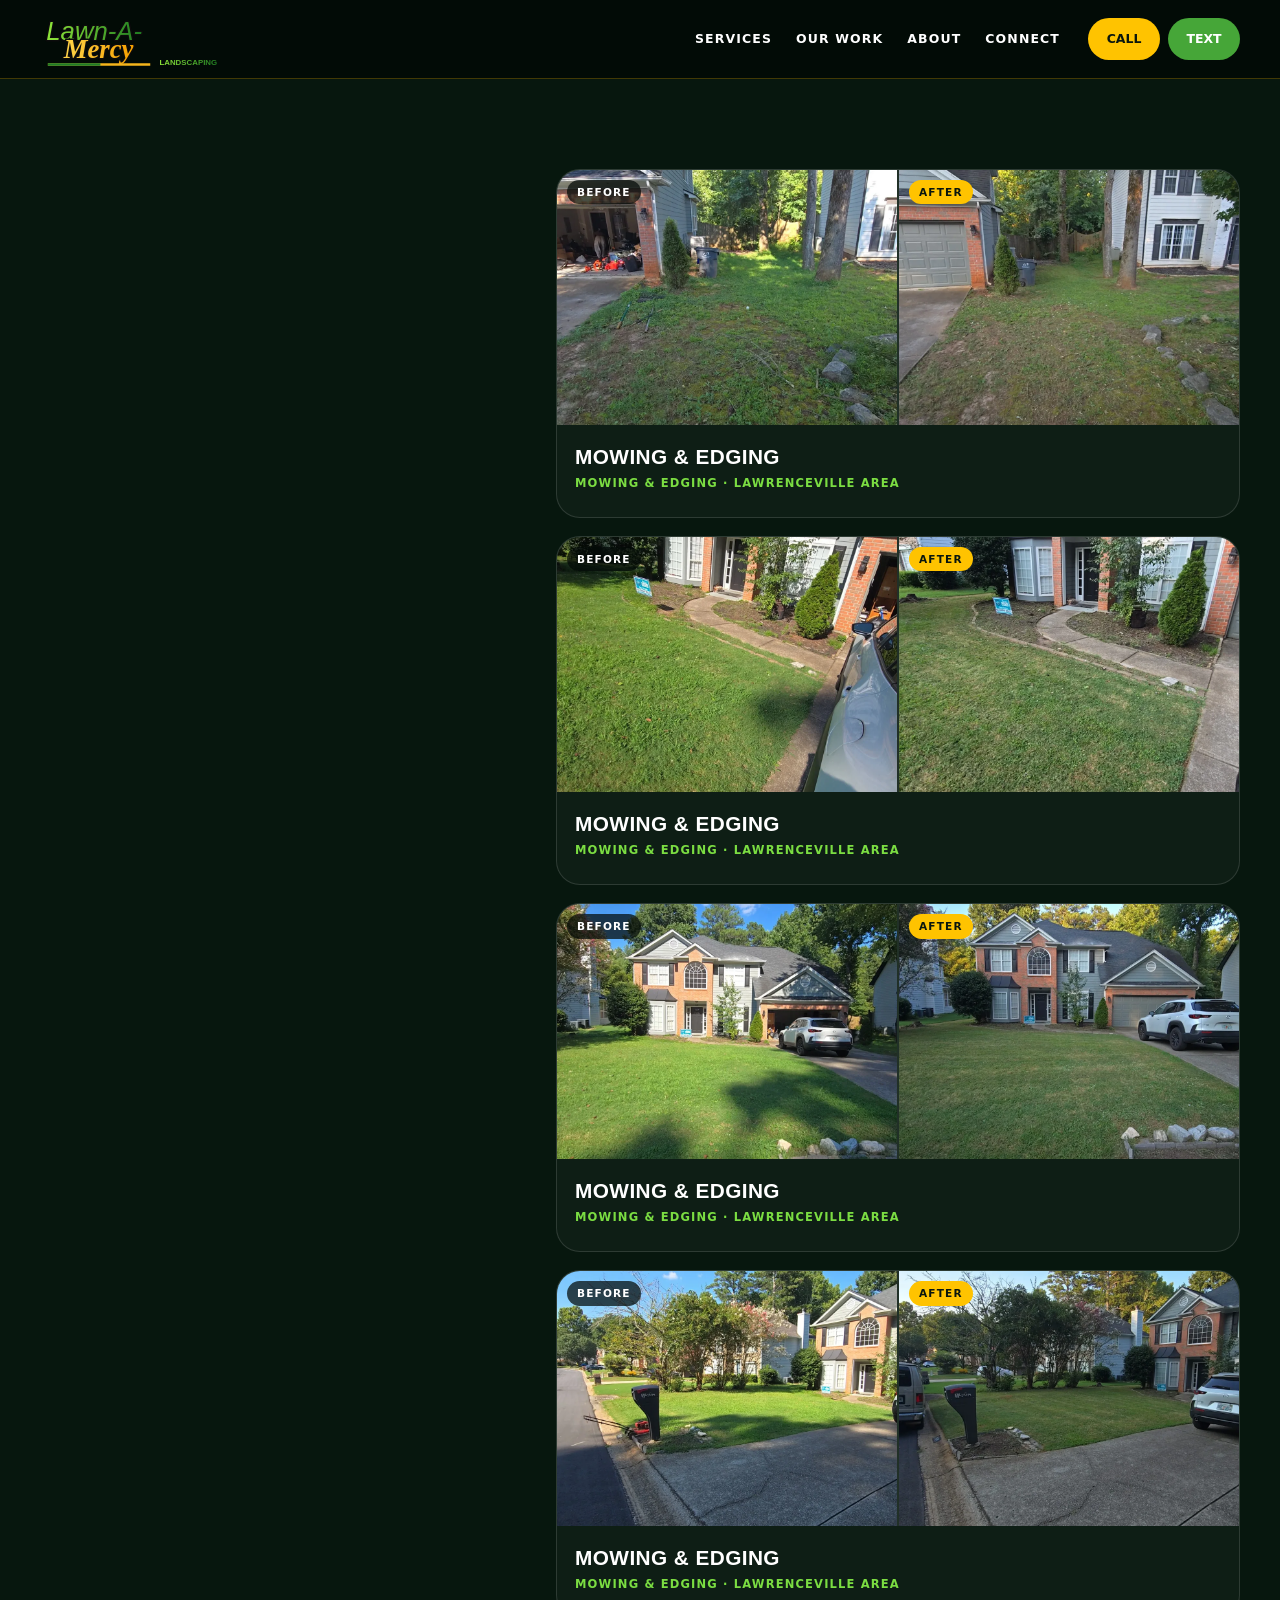
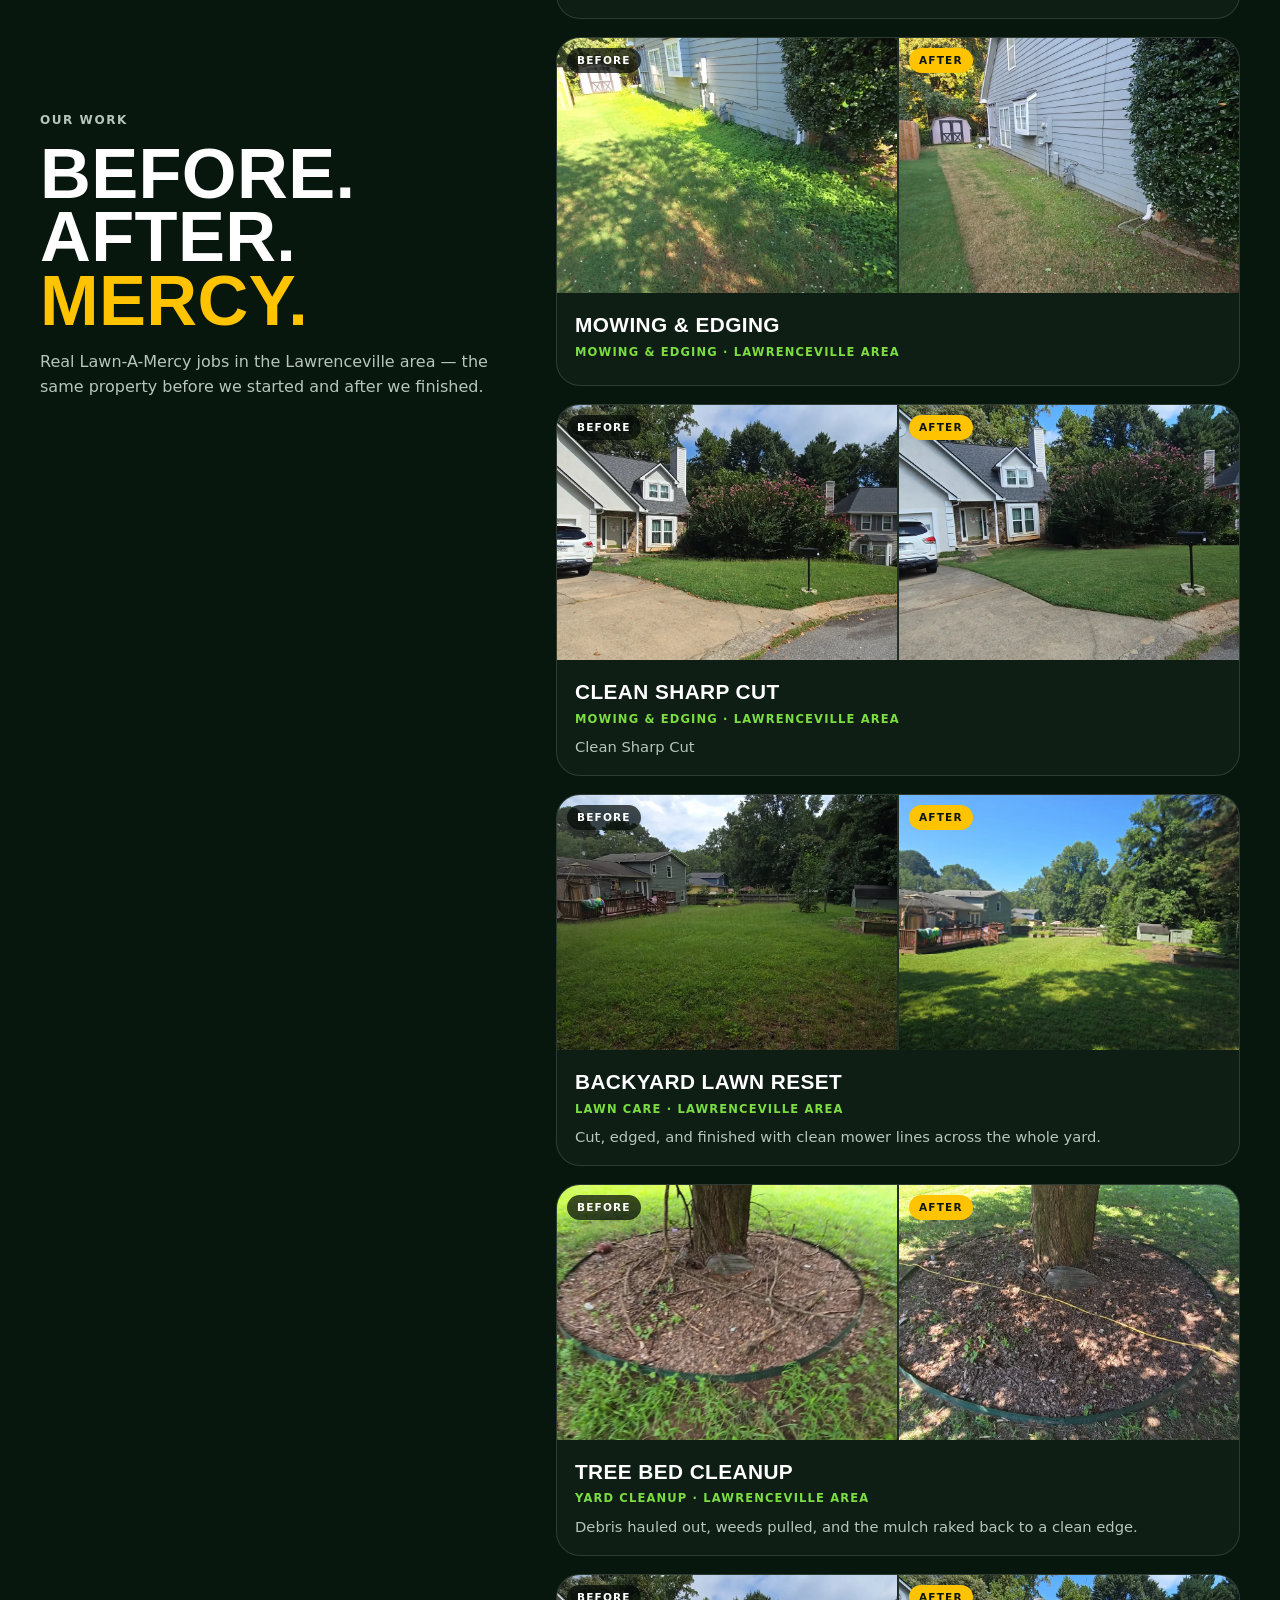
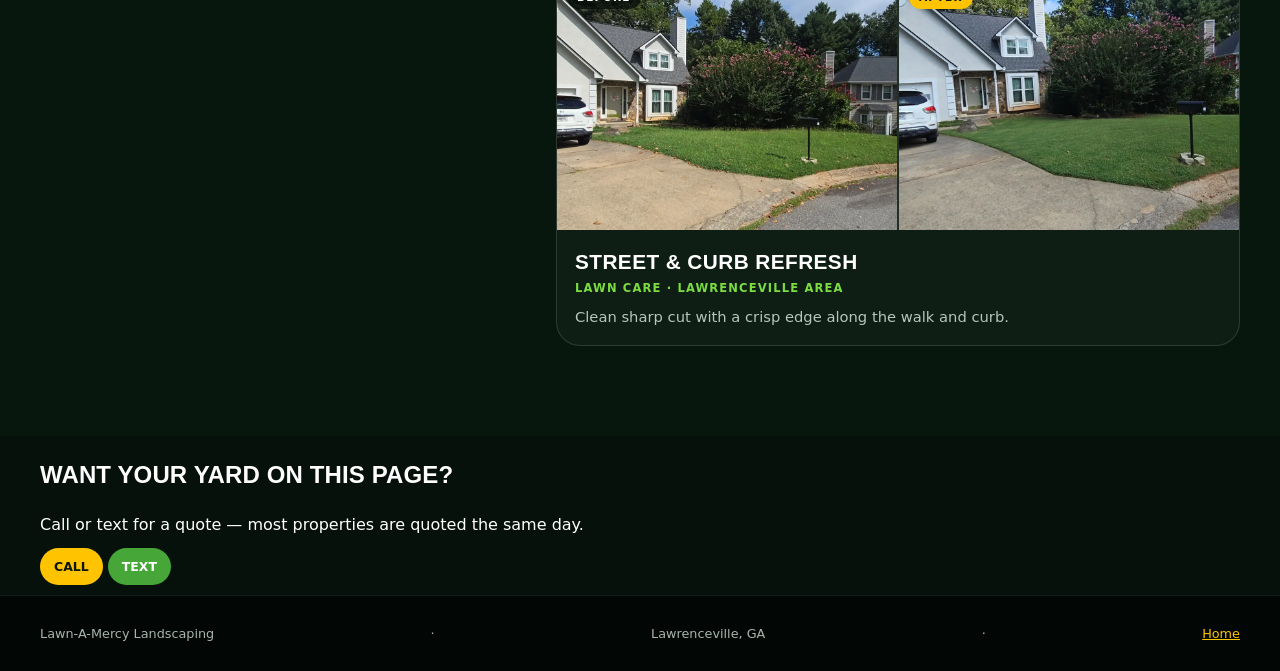
<file: work/index.html>
<!doctype html>
<html lang="en">
<head>
  <meta charset="utf-8">
  <meta name="viewport" content="width=device-width,initial-scale=1">
  <meta name="description" content="Before-and-after photos of Lawn-A-Mercy jobs in the Lawrenceville, Georgia area.">
  <meta name="theme-color" content="#06110b">
  <meta property="og:title" content="Our Work | Lawn-A-Mercy Landscaping">
  <meta property="og:description" content="The same property before we started and after we finished.">
  <meta property="og:url" content="https://scasimir2021.github.io/lawn-a-mercy/work/">
  <link rel="canonical" href="https://scasimir2021.github.io/lawn-a-mercy/work/">
  <title>Our Work | Lawn-A-Mercy Landscaping</title>
  <link rel="icon" href="../assets/brand/logo.svg" type="image/svg+xml">
  <link rel="stylesheet" href="../assets/css/site.css">
</head>
<body>
  <header class="topbar">
    <div class="shell nav-row">
      <a class="brand" href="../"><img src="../assets/brand/logo.svg" alt="Lawn-A-Mercy Landscaping"></a>
      <nav><a href="../#services">Services</a><a href="./" aria-current="page">Our Work</a><a href="../#about">About</a><a href="../#connect">Connect</a></nav>
      <div class="header-actions">
        <a class="mini-cta call" data-route="call" href="tel:+16782384010">Call</a>
        <a class="mini-cta text" data-route="text" href="sms:+16782384010">Text</a>
      </div>
    </div>
  </header>

  <main>
    <!-- No limit here: this page is the whole catalogue, which is the point of
         it existing separately from the four on the front page. -->
    <section class="work-section" id="work">
      <div class="shell work-grid">
        <div>
          <p class="eyebrow">Our work</p>
          <h2>Before. After. <em>Mercy.</em></h2>
          <p data-bind="portfolio.description">Real Lawn-A-Mercy jobs in the Lawrenceville area — the same property before we started and after we finished.</p>
        </div>
        <div class="work-gallery" id="workGallery"></div>
      </div>
    </section>

    <section class="cta-band">
      <div class="shell">
        <h2>Want your yard on this page?</h2>
        <p>Call or text for a quote — most properties are quoted the same day.</p>
        <p class="cta-row">
          <a class="mini-cta call" data-route="call" href="tel:+16782384010">Call</a>
          <a class="mini-cta text" data-route="text" href="sms:+16782384010">Text</a>
        </p>
      </div>
    </section>
  </main>

  <footer class="site-footer">
    <div class="shell">
      <span data-bind="brand.name">Lawn-A-Mercy Landscaping</span> ·
      <span data-bind="contact.city">Lawrenceville, GA</span> ·
      <a href="../">Home</a>
    </div>
  </footer>

  <!-- Same renderer and same data file as the front page: one place decides
       what "published and approved" means. -->
  <script>window.__SITE_BASE__ = '../';</script>
  <script src="../assets/js/site.js"></script>
</body>
</html>
</file>
<file: assets/css/site.css>
:root{--deep:#06110b;--green:#0b361c;--leaf:#46a638;--lime:#7bdd42;--gold:#ffc300;--paper:#fffdf5;--ink:#0a160e;--red:#ce1126;--line:rgba(255,255,255,.13)}*{box-sizing:border-box}html{scroll-behavior:smooth}body{margin:0;background:var(--deep);color:#fff;font-family:Inter,ui-sans-serif,system-ui,-apple-system,"Segoe UI",sans-serif;line-height:1.55}a{color:inherit}.shell{width:min(1200px,calc(100% - 40px));margin-inline:auto}.topbar{position:sticky;top:0;z-index:20;background:rgba(3,11,7,.94);border-bottom:1px solid rgba(255,195,0,.25);backdrop-filter:blur(16px)}.nav-row{min-height:78px;display:flex;align-items:center;gap:28px}.brand{width:220px;margin-right:auto}.brand img{display:block;width:100%;height:58px;object-fit:contain;object-position:left}.topbar nav{display:flex;gap:24px}.topbar nav a{font-size:.78rem;font-weight:900;letter-spacing:.09em;text-decoration:none;text-transform:uppercase}.header-actions{display:flex;gap:8px}.mini-cta{min-width:72px;padding:11px 14px;border-radius:999px;font-size:.78rem;font-weight:900;text-align:center;text-decoration:none;text-transform:uppercase}.mini-cta.call{background:var(--gold);color:var(--ink)}.mini-cta.text{background:var(--leaf);color:#fff}.hero{position:relative;overflow:hidden;background:radial-gradient(circle at 76% 18%,rgba(123,221,66,.16),transparent 30%),linear-gradient(120deg,#030a06,#0b2b18 60%,#07150d)}.hero:after{content:"";position:absolute;inset:auto 0 0;height:7px;background:linear-gradient(90deg,var(--gold) 0 38%,var(--leaf) 38% 75%,var(--red) 75% 80%,#000 80%)}.hero-grid{min-height:690px;display:grid;grid-template-columns:.95fr 1.05fr;gap:40px;align-items:center;padding-block:64px 82px}.hero-copy{position:relative;z-index:2}.island-kicker{display:flex;align-items:center;gap:10px;color:var(--gold);font-size:.78rem;font-weight:900;letter-spacing:.12em;text-transform:uppercase}.island-kicker img{width:25px;height:34px;color:var(--lime)}.island-kicker img.flip{transform:scaleX(-1)}h1,h2{font-family:Impact,"Arial Narrow",sans-serif;text-transform:uppercase;letter-spacing:.005em}.hero h1{max-width:650px;margin:18px 0 20px;font-size:clamp(4rem,7vw,7.4rem);line-height:.84}.hero h1::first-line{color:#fff}.lede{max-width:660px;color:#c9d4cc;font-size:1.06rem}.contact-duo{display:grid;grid-template-columns:1fr 1fr;gap:12px;margin-top:28px}.contact-tile{display:flex;flex-direction:column;justify-content:center;min-height:118px;padding:18px 20px;border-radius:18px;text-decoration:none;transition:transform .2s ease}.contact-tile:hover{transform:translateY(-3px)}.contact-call{background:var(--gold);color:var(--ink)}.contact-text{background:linear-gradient(135deg,var(--leaf),#1c6b2a);color:#fff}.tile-label{font-size:.72rem;font-weight:900;letter-spacing:.13em;text-transform:uppercase}.contact-tile strong{font-family:Impact,"Arial Narrow",sans-serif;font-size:clamp(1.8rem,3vw,2.7rem);letter-spacing:.025em}.contact-tile small{font-weight:700;opacity:.78}.project-link{display:inline-flex;align-items:center;gap:12px;margin-top:22px;padding-bottom:5px;border-bottom:1px solid rgba(255,255,255,.3);font-weight:900;text-decoration:none}.project-link b{color:var(--gold)}.hero-visual{position:relative;min-width:0}.hero-visual>img{position:relative;z-index:2;display:block;width:100%;max-height:600px;object-fit:contain;filter:drop-shadow(0 24px 42px rgba(0,0,0,.45))}.art-halo{position:absolute;inset:10% 2% 8% 10%;border-radius:50%;background:radial-gradient(circle,rgba(255,195,0,.2),rgba(70,166,56,.08) 52%,transparent 70%)}.flag-note{position:absolute;z-index:4;right:3%;bottom:4%;display:flex;align-items:center;gap:8px;padding:9px 13px;border:1px solid rgba(255,255,255,.18);border-radius:999px;background:rgba(6,17,11,.84);font-size:.7rem}.flag-note span{font-size:1rem}.service-strip{background:var(--paper);color:var(--ink);padding:76px 0}.section-title{display:flex;align-items:end;justify-content:space-between;gap:22px;margin-bottom:30px}.section-title span,.eyebrow{color:var(--leaf);font-size:.75rem;font-weight:900;letter-spacing:.13em;text-transform:uppercase}.section-title h2{margin:0;font-size:clamp(2.5rem,5vw,4.5rem);line-height:.9}.service-grid{display:grid;grid-template-columns:repeat(5,1fr);border:1px solid #d8d5c9;border-radius:22px;overflow:hidden}.service-card{min-height:124px;padding:22px;border-right:1px solid #d8d5c9;border-bottom:1px solid #d8d5c9;background:#fff}.service-card:nth-child(5n){border-right:0}.service-card:nth-last-child(-n+5){border-bottom:0}.service-card strong{display:block;font-size:.96rem}.service-card small{display:block;margin-top:8px;color:#657267}.service-dot{display:grid;place-items:center;width:38px;height:38px;margin-bottom:13px;border-radius:50%;background:var(--green);color:var(--gold);font-weight:900}.work-section{padding:90px 0;background:#07170e}.work-grid{display:grid;grid-template-columns:.8fr 1.2fr;gap:60px;align-items:center}.work-section h2,.about-section h2,.connect-section h2,.final-contact h2{margin:10px 0 18px;font-size:clamp(2.7rem,5.5vw,5.4rem);line-height:.9}.work-section h2 em{color:var(--gold);font-style:normal}.work-section p{color:#b8c5bc}.work-placeholder{min-height:320px;display:grid;place-items:center;border:1px dashed rgba(255,255,255,.24);border-radius:24px;background:linear-gradient(135deg,rgba(70,166,56,.08),rgba(255,195,0,.04));color:#aab9af;text-transform:uppercase;font-size:.8rem;letter-spacing:.08em}.work-gallery{display:grid;gap:18px;min-width:0}.work-card{overflow:hidden;border:1px solid var(--line);border-radius:24px;background:rgba(255,255,255,.03);transition:transform .2s ease,border-color .2s ease}.work-card:hover{transform:translateY(-4px);border-color:rgba(255,195,0,.42)}.work-shots{display:grid;grid-template-columns:1fr 1fr;gap:2px;background:rgba(255,255,255,.08)}.work-shot{position:relative;margin:0;aspect-ratio:4/3;background:#0b1d13;overflow:hidden}.work-shot img{display:block;width:100%;height:100%;object-fit:cover}.work-badge{position:absolute;top:10px;left:10px;padding:4px 10px;border-radius:999px;background:rgba(3,11,7,.72);color:#fff;font-size:.66rem;font-weight:900;letter-spacing:.11em;text-transform:uppercase}.work-badge.after{background:var(--gold);color:var(--ink)}.work-caption{padding:16px 18px}.work-caption strong{display:block;font-family:Impact,"Arial Narrow",sans-serif;font-size:1.3rem;letter-spacing:.02em;text-transform:uppercase}.work-caption span{display:block;margin-top:2px;color:var(--lime);font-size:.72rem;font-weight:900;letter-spacing:.1em;text-transform:uppercase}.work-section .work-caption p{margin:8px 0 0;color:#b8c5bc;font-size:.92rem}.work-empty{min-height:320px;display:grid;place-items:center;align-content:center;gap:8px;padding:24px;text-align:center;border:1px dashed rgba(255,255,255,.24);border-radius:24px;background:linear-gradient(135deg,rgba(70,166,56,.08),rgba(255,195,0,.04));color:#aab9af}.work-empty strong{font-family:Impact,"Arial Narrow",sans-serif;font-size:1.25rem;text-transform:uppercase;color:#d9e4dc}.work-empty span{font-size:.86rem}.about-section{padding:90px 0;background:var(--paper);color:var(--ink)}.about-grid{display:grid;grid-template-columns:220px 1fr;gap:44px;align-items:center}.about-mark{display:grid;place-items:center;aspect-ratio:1;border-radius:50%;background:var(--green);color:var(--gold)}.about-mark img{width:120px;height:150px}.eyebrow.dark{color:var(--leaf)}.about-section p{max-width:820px;color:#4c5b51}.connect-section{padding:90px 0;background:linear-gradient(120deg,#07150d,#0b2d1a)}.connect-grid{display:grid;grid-template-columns:1fr 390px;gap:70px;align-items:center}.connect-copy p{color:#c0cbc4}.social-links{display:grid;grid-template-columns:repeat(3,1fr);gap:10px;margin-top:26px}.social-link{padding:14px 15px;border:1px solid rgba(255,255,255,.16);border-radius:14px;text-decoration:none}.social-link strong,.social-link span{display:block}.social-link strong{color:var(--gold)}.social-link span{font-size:.72rem;color:#bcc8c0}.qr-card{display:grid;justify-items:center;padding:24px;border:1px solid rgba(255,255,255,.16);border-radius:24px;background:#fff;color:var(--ink);text-decoration:none;text-align:center}.qr-card img{width:250px;max-width:100%;aspect-ratio:1}.qr-card strong{font-family:Impact,"Arial Narrow",sans-serif;font-size:1.45rem;text-transform:uppercase}.qr-card small{margin-top:4px;color:#59665d}.final-contact{padding:72px 0;background:var(--gold);color:var(--ink)}.final-contact>.shell{display:grid;grid-template-columns:1fr 1fr;gap:36px;align-items:center}.contact-duo.compact{margin:0}.compact .contact-tile{min-height:96px}.compact .contact-text{box-shadow:inset 0 0 0 1px rgba(255,255,255,.18)}footer{padding:28px 0;background:#020604;border-top:1px solid rgba(255,255,255,.08);font-size:.8rem;color:#a7b5ac}footer>.shell{display:flex;justify-content:space-between;gap:20px;flex-wrap:wrap}footer a{color:var(--gold)}code{padding:.15em .4em;border-radius:5px;background:rgba(255,255,255,.08)}@media(max-width:900px){.topbar nav{display:flex;order:3;flex-basis:100%;gap:18px;margin:0 0 10px;padding-bottom:2px;overflow-x:auto;-webkit-overflow-scrolling:touch;scrollbar-width:none}.topbar nav::-webkit-scrollbar{display:none}.topbar nav a{white-space:nowrap;padding:4px 0}.nav-row{flex-wrap:wrap}.hero-grid{grid-template-columns:1fr;padding-top:48px}.hero-copy{order:2}.hero-visual{order:1}.service-grid{grid-template-columns:repeat(2,1fr)}.service-card,.service-card:nth-child(5n),.service-card:nth-last-child(-n+5){border-right:1px solid #d8d5c9;border-bottom:1px solid #d8d5c9}.service-card:nth-child(2n){border-right:0}.service-card:nth-last-child(-n+2){border-bottom:0}.work-grid,.connect-grid,.final-contact>.shell{grid-template-columns:1fr}.work-caption strong{font-size:1.2rem}.about-grid{grid-template-columns:120px 1fr}.social-links{grid-template-columns:1fr}.connect-grid{gap:34px}}@media(max-width:560px){.shell{width:min(100% - 24px,1200px)}.nav-row{min-height:68px}.brand{width:160px}.brand img{height:46px}.mini-cta{min-width:56px;padding:9px 10px}.hero h1{font-size:3.6rem}.contact-duo{grid-template-columns:1fr}.service-grid{grid-template-columns:1fr}.service-card,.service-card:nth-child(2n),.service-card:nth-last-child(-n+2){border-right:0;border-bottom:1px solid #d8d5c9}.service-card:last-child{border-bottom:0}.work-shots{grid-template-columns:1fr}.work-shot{aspect-ratio:4/3}.work-caption{padding:14px 15px}.about-grid{grid-template-columns:1fr}.about-mark{width:100px}.section-title{align-items:start;flex-direction:column}.flag-note{position:static;width:max-content;max-width:100%;margin:10px auto 0}.header-actions{gap:5px}}
</file>
<file: assets/css/qr.css>
.connect-grid {
  grid-template-columns: 1fr minmax(460px, .92fr);
  gap: 56px;
}

.social-link.is-icon-ready {
  display: grid;
  grid-template-columns: 36px minmax(0, 1fr);
  gap: 10px;
  align-items: center;
}

.social-icon {
  width: 34px;
  height: 34px;
  display: grid;
  place-items: center;
  border-radius: 50%;
  background: var(--gold);
  color: var(--green);
}

.social-icon svg {
  width: 18px;
  height: 18px;
  fill: none;
  stroke: currentColor;
  stroke-width: 1.9;
}

.social-link-copy {
  min-width: 0;
}

.social-link-copy span {
  overflow: hidden;
  text-overflow: ellipsis;
  white-space: nowrap;
}

.qr-area {
  min-width: 0;
}

.qr-deck {
  display: grid;
  grid-template-columns: repeat(2, minmax(0, 1fr));
  gap: 12px;
}

.qr-card {
  align-content: start;
  min-width: 0;
  padding: 16px;
  border-radius: 22px;
  transition: transform .2s ease, border-color .2s ease;
}

.qr-card:hover {
  transform: translateY(-3px);
  border-color: var(--gold);
}

.qr-card-site {
  box-shadow: inset 0 5px 0 var(--gold);
}

.qr-card-social {
  box-shadow: inset 0 5px 0 var(--leaf);
}

.qr-card img {
  width: 175px;
}

.qr-card strong {
  font-size: 1.28rem;
}

.qr-card small {
  display: block;
  margin-top: 4px;
  font-size: .64rem;
  line-height: 1.45;
  overflow-wrap: anywhere;
}

.qr-card .qr-full-link {
  color: var(--green);
  font-weight: 800;
}

.qr-page-link {
  display: block;
  margin-top: 13px;
  color: var(--gold);
  font-size: .78rem;
  font-weight: 900;
  text-align: right;
  text-underline-offset: 4px;
}

@media (max-width: 900px) {
  .connect-grid {
    grid-template-columns: 1fr;
  }
}

@media (max-width: 560px) {
  .qr-deck {
    grid-template-columns: 1fr;
  }

  .qr-card img {
    width: min(220px, 100%);
  }

  .qr-page-link {
    text-align: left;
  }
}

@media (prefers-reduced-motion: reduce) {
  .qr-card {
    transition: none;
  }
}
</file>
<file: assets/css/investors.css>
:root{--deep:#061109;--green:#0c2817;--green2:#12371f;--leaf:#78b82a;--lime:#9fd33b;--gold:#f6bd15;--gold2:#ffd447;--paper:#f2efe4;--ink:#0a140d;--white:#fffefa;--muted:#b9c8bd;--red:#cc2d24;--display:"Barlow Condensed","Arial Narrow",sans-serif;--body:"Manrope",sans-serif}*{box-sizing:border-box}html{scroll-behavior:smooth}body{margin:0;background:var(--deep);color:var(--white);font-family:var(--body);line-height:1.55;-webkit-font-smoothing:antialiased}img{max-width:100%;display:block}a{color:inherit}.shell{width:min(1180px,calc(100% - 42px));margin:auto}.sr-only{position:absolute;width:1px;height:1px;overflow:hidden;clip:rect(0,0,0,0);white-space:nowrap}.skip{position:fixed;left:15px;top:10px;z-index:100;background:var(--gold);color:#111;padding:9px 12px;transform:translateY(-150%)}.skip:focus{transform:none}.topbar{position:sticky;top:0;z-index:40;background:rgba(3,11,6,.96);border-bottom:1px solid rgba(159,211,59,.45);backdrop-filter:blur(14px)}.topbar-inner{min-height:74px;display:flex;align-items:center;gap:28px}.logo{width:205px;margin-right:auto}.logo img{width:100%;height:52px;object-fit:contain;object-position:left center}.nav{display:flex;gap:30px;align-items:center}.nav a{font-family:var(--display);font-weight:800;text-transform:uppercase;letter-spacing:.07em;text-decoration:none;color:#ecf3ee}.nav a.active,.nav a:hover{color:var(--lime)}.nav a.active{border-bottom:2px solid var(--lime);padding-bottom:5px}.quote,.btn{font-family:var(--display);font-weight:900;text-transform:uppercase;letter-spacing:.055em;text-decoration:none}.quote{padding:15px 26px;background:var(--gold);color:#09120b;border-radius:6px}.menu{display:none;background:none;border:0}.menu span{display:block;width:25px;height:2px;background:#fff;margin:5px}.section{position:relative;padding:78px 0}.section-dark{background:linear-gradient(115deg,#061109,#0a2112 60%,#061109)}.hero{overflow:hidden;padding:42px 0 55px;background:radial-gradient(circle at 70% 20%,rgba(120,184,42,.16),transparent 34%),linear-gradient(105deg,#061109 0%,#092014 63%,#061109 100%)}.hero-grid{display:grid;grid-template-columns:.83fr 1.17fr;gap:46px;align-items:center}.kicker{margin:0 0 10px;color:var(--lime);font-family:var(--display);font-size:1rem;font-weight:800;letter-spacing:.12em;text-transform:uppercase}.hero h1{margin:0;font-family:var(--display);font-size:clamp(5rem,9vw,8.7rem);font-weight:900;letter-spacing:-.035em;line-height:.7;text-transform:uppercase}.hero h1 span{color:#f6f4eb}.hero h1 em{color:var(--gold);font-style:normal}.lede{max-width:540px;margin:28px 0 22px;color:#d4ded7;font-size:1.08rem}.hero-points{display:flex;gap:16px 22px;flex-wrap:wrap;list-style:none;padding:0;margin:0 0 28px;color:#dfe7e1;font-family:var(--display);font-weight:700;text-transform:uppercase}.hero-points li:before{content:"◆";color:var(--lime);margin-right:8px}.hero-actions{display:flex;flex-wrap:wrap;gap:15px}.btn{display:inline-flex;align-items:center;justify-content:center;min-height:52px;padding:0 22px;border-radius:4px}.btn-gold{background:var(--gold);color:#0b130d}.btn-outline{border:1px solid var(--lime);color:var(--lime)}.hero-media figure{margin:0;position:relative;border:1px solid rgba(246,189,21,.5);background:#020805;padding:9px}.hero-media figure:after{content:"";position:absolute;inset:9px;border:1px solid rgba(255,255,255,.1);pointer-events:none}.hero-media img{width:100%;aspect-ratio:4/2.65;object-fit:cover}.hero-media figcaption{padding:10px 5px 1px;color:#aebdb3;font-size:.75rem}.brand-stripe{margin-top:13px;text-align:center;color:#f7f7ef;font-family:var(--display);font-size:1.18rem;font-weight:800;text-transform:uppercase;letter-spacing:.05em}.brand-stripe strong{color:var(--gold)}.leaf{position:absolute;opacity:.24;filter:saturate(.4);pointer-events:none}.leaf-a{width:250px;left:-120px;top:-50px;transform:rotate(30deg)}.leaf-b{width:260px;right:-130px;bottom:-100px;transform:rotate(-60deg)}.compact{padding-top:52px}.section-title{display:grid;grid-template-columns:1fr auto 1fr;gap:18px;align-items:center;margin-bottom:34px}.section-title span{height:1px;background:linear-gradient(90deg,transparent,var(--lime))}.section-title span:last-child{background:linear-gradient(90deg,var(--lime),transparent)}.section-title h2{margin:0;color:var(--gold);font-family:var(--display);font-size:2.3rem;font-weight:900;letter-spacing:.04em;text-transform:uppercase}.why-grid{display:grid;grid-template-columns:repeat(4,1fr);gap:14px}.why-card{min-height:235px;padding:26px 23px;border:1px solid rgba(120,184,42,.55);border-radius:7px;background:linear-gradient(145deg,rgba(15,54,28,.9),rgba(5,20,11,.95));text-align:center}.why-icon{width:58px;height:58px;margin:0 auto 16px;border:1px solid rgba(159,211,59,.45);border-radius:50%;display:grid;place-items:center;color:var(--lime);font:900 1.6rem var(--display)}.why-card h3{margin:0;color:#fff;font:800 1.28rem/1 var(--display);text-transform:uppercase}.why-card p{margin:12px 0 0;color:#c7d3ca;font-size:.85rem}.section-copy{max-width:720px;margin:-16px auto 35px;text-align:center;color:#adbbb1}.fleet-grid{display:grid;grid-template-columns:repeat(4,1fr);gap:14px}.fleet-card{margin:0;background:#07140b;border:1px solid rgba(246,189,21,.45);border-radius:6px;overflow:hidden}.fleet-card .shot{position:relative}.fleet-card img{width:100%;aspect-ratio:4/3;object-fit:cover}.number{position:absolute;top:0;left:0;background:var(--gold);color:#0b130d;padding:7px 11px;font:900 .9rem var(--display);text-transform:uppercase}.fleet-copy{padding:16px 16px 18px}.fleet-copy h3{margin:0;color:#fff;font:800 1.15rem var(--display);text-transform:uppercase}.fleet-copy p{margin:7px 0 0;color:#aebbb2;font-size:.78rem}.inventory-band{margin-top:23px;padding:18px 21px;border-top:1px solid rgba(159,211,59,.38);border-bottom:1px solid rgba(159,211,59,.38);display:flex;justify-content:space-between;gap:20px;align-items:center}.inventory-band .label{display:block;color:var(--lime);font:800 .75rem var(--display);letter-spacing:.1em;text-transform:uppercase}.inventory-band strong{font-size:.92rem}.inventory-band a{color:var(--gold);font-weight:800;text-decoration:none}.use-section{background:var(--paper);color:var(--ink)}.dark-title h2{color:#173d20}.dark-title span{background:linear-gradient(90deg,transparent,#65824d)}.dark-title span:last-child{background:linear-gradient(90deg,#65824d,transparent)}.fund-grid{display:grid;grid-template-columns:repeat(5,1fr);border-top:1px solid #b9b5a7;border-bottom:1px solid #b9b5a7}.fund-card{padding:24px 18px 27px;text-align:center}.fund-card+.fund-card{border-left:1px solid #c5c0b2}.fund-card b{display:block;width:44px;height:44px;margin:0 auto 12px;border-radius:50%;background:#183e21;color:#fff;display:grid;place-items:center;font:900 1rem var(--display)}.fund-card h3{margin:0;font:800 1.13rem var(--display);text-transform:uppercase}.fund-card p{margin:8px 0 0;color:#667068;font-size:.78rem}.team-section{background:linear-gradient(110deg,#061109,#0b2515)}.team-grid{display:grid;grid-template-columns:1.25fr .75fr;gap:34px;align-items:stretch}.team-copy{padding:31px;border-top:1px solid rgba(246,189,21,.55);border-bottom:1px solid rgba(246,189,21,.25)}.team-copy h3{max-width:720px;margin:0;font:900 clamp(2.7rem,5vw,5.2rem)/.88 var(--display);text-transform:uppercase}.team-copy>p:not(.kicker){max-width:650px;color:#bdc9c0}.role-list{display:grid;grid-template-columns:repeat(2,1fr);gap:9px;margin-top:23px}.role{padding:13px 15px;border:1px solid rgba(120,184,42,.48);color:#e9efe9;font:800 .82rem var(--display);letter-spacing:.04em;text-transform:uppercase}.contact-card{padding:28px;background:#0d2b18;border:1px solid rgba(246,189,21,.55);border-radius:7px;display:flex;flex-direction:column;justify-content:center;gap:10px}.contact-card>img{width:220px;height:80px;object-fit:contain;object-position:left}.contact-card p{margin:7px 0 0;color:var(--gold);font:900 1.45rem var(--display);text-transform:uppercase}.contact-card a{text-decoration:none}.big-phone{color:var(--gold2);font:900 3.15rem/1 var(--display)}.contact-card>span,.contact-card>a:not(.big-phone){color:#d8e2da;font-size:.83rem}.social-qr{display:grid;grid-template-columns:100px 1fr;gap:15px;align-items:center;margin-top:14px;padding-top:17px;border-top:1px solid rgba(255,255,255,.13)}.social-qr img{width:100px;background:#fff;padding:5px}.social-qr strong,.social-qr small{display:block}.social-qr strong{font:800 .9rem var(--display);text-transform:uppercase}.social-qr small{color:#9fb0a3;font-size:.68rem}.disclaimer{margin:34px auto 0;max-width:980px;color:#89998e;font-size:.68rem;text-align:center}.footer{background:#020704;border-top:1px solid rgba(246,189,21,.3);font-size:.73rem;color:#8fa096}.footer .shell{min-height:65px;display:flex;align-items:center;gap:25px}.footer span{margin-right:auto}.footer a{text-decoration:none}.footer a:hover{color:var(--gold)}@media(max-width:950px){.nav{gap:18px}.hero-grid{grid-template-columns:1fr}.why-grid,.fleet-grid{grid-template-columns:repeat(2,1fr)}.fund-grid{grid-template-columns:repeat(2,1fr)}.fund-card{border-bottom:1px solid #c5c0b2}.fund-card+.fund-card{border-left:0}.fund-card:nth-child(even){border-left:1px solid #c5c0b2}.team-grid{grid-template-columns:1fr}}@media(max-width:720px){.shell{width:min(100% - 28px,1180px)}.quote{display:none}.menu{display:block}.nav{position:absolute;top:74px;left:0;right:0;padding:22px;background:#061109;display:none;flex-direction:column;align-items:flex-start}.nav.open{display:flex}.hero{padding-top:30px}.hero h1{font-size:clamp(4.2rem,20vw,7rem)}.hero-media{order:-1}.why-grid,.fleet-grid,.fund-grid{grid-template-columns:1fr}.fund-card:nth-child(even){border-left:0}.inventory-band{align-items:flex-start;flex-direction:column}.role-list{grid-template-columns:1fr}.big-phone{font-size:2.4rem}.footer .shell{padding:20px 0;flex-wrap:wrap}.footer span{width:100%}.section{padding:58px 0}}
</file>
